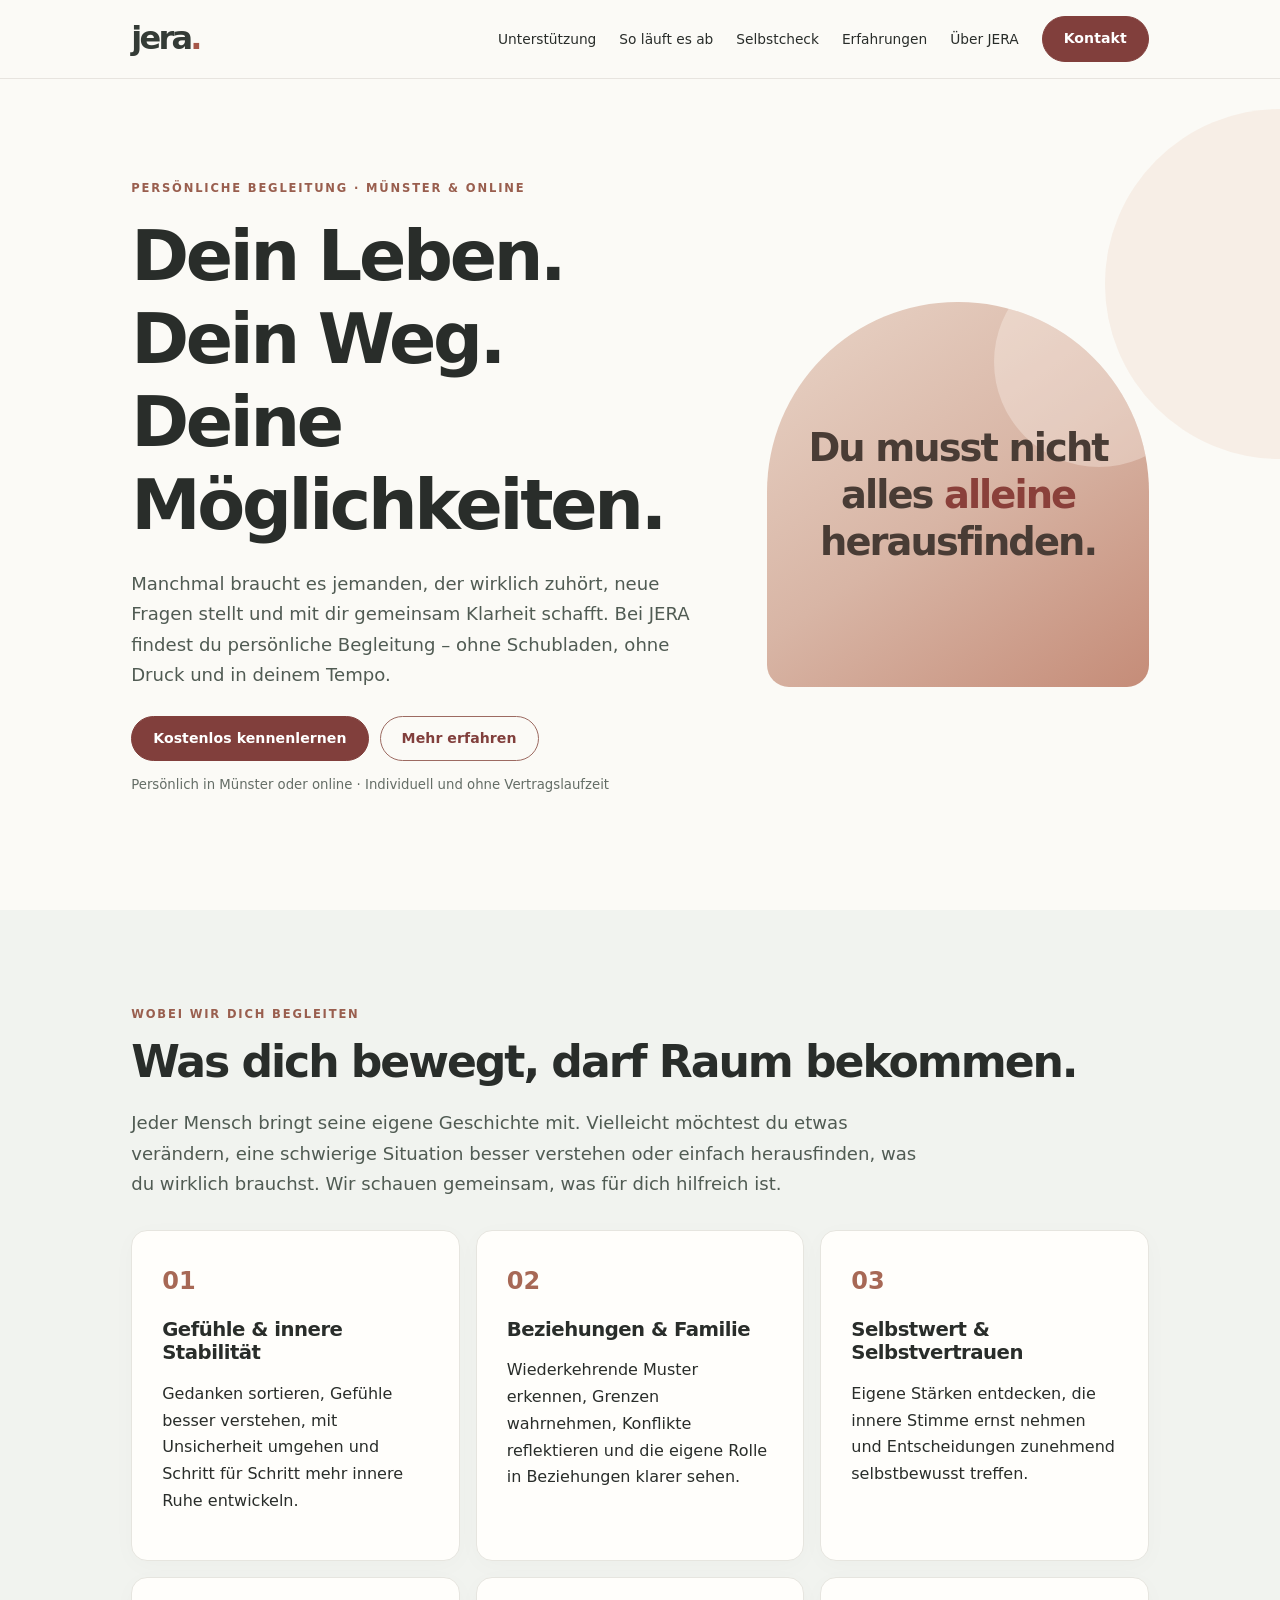
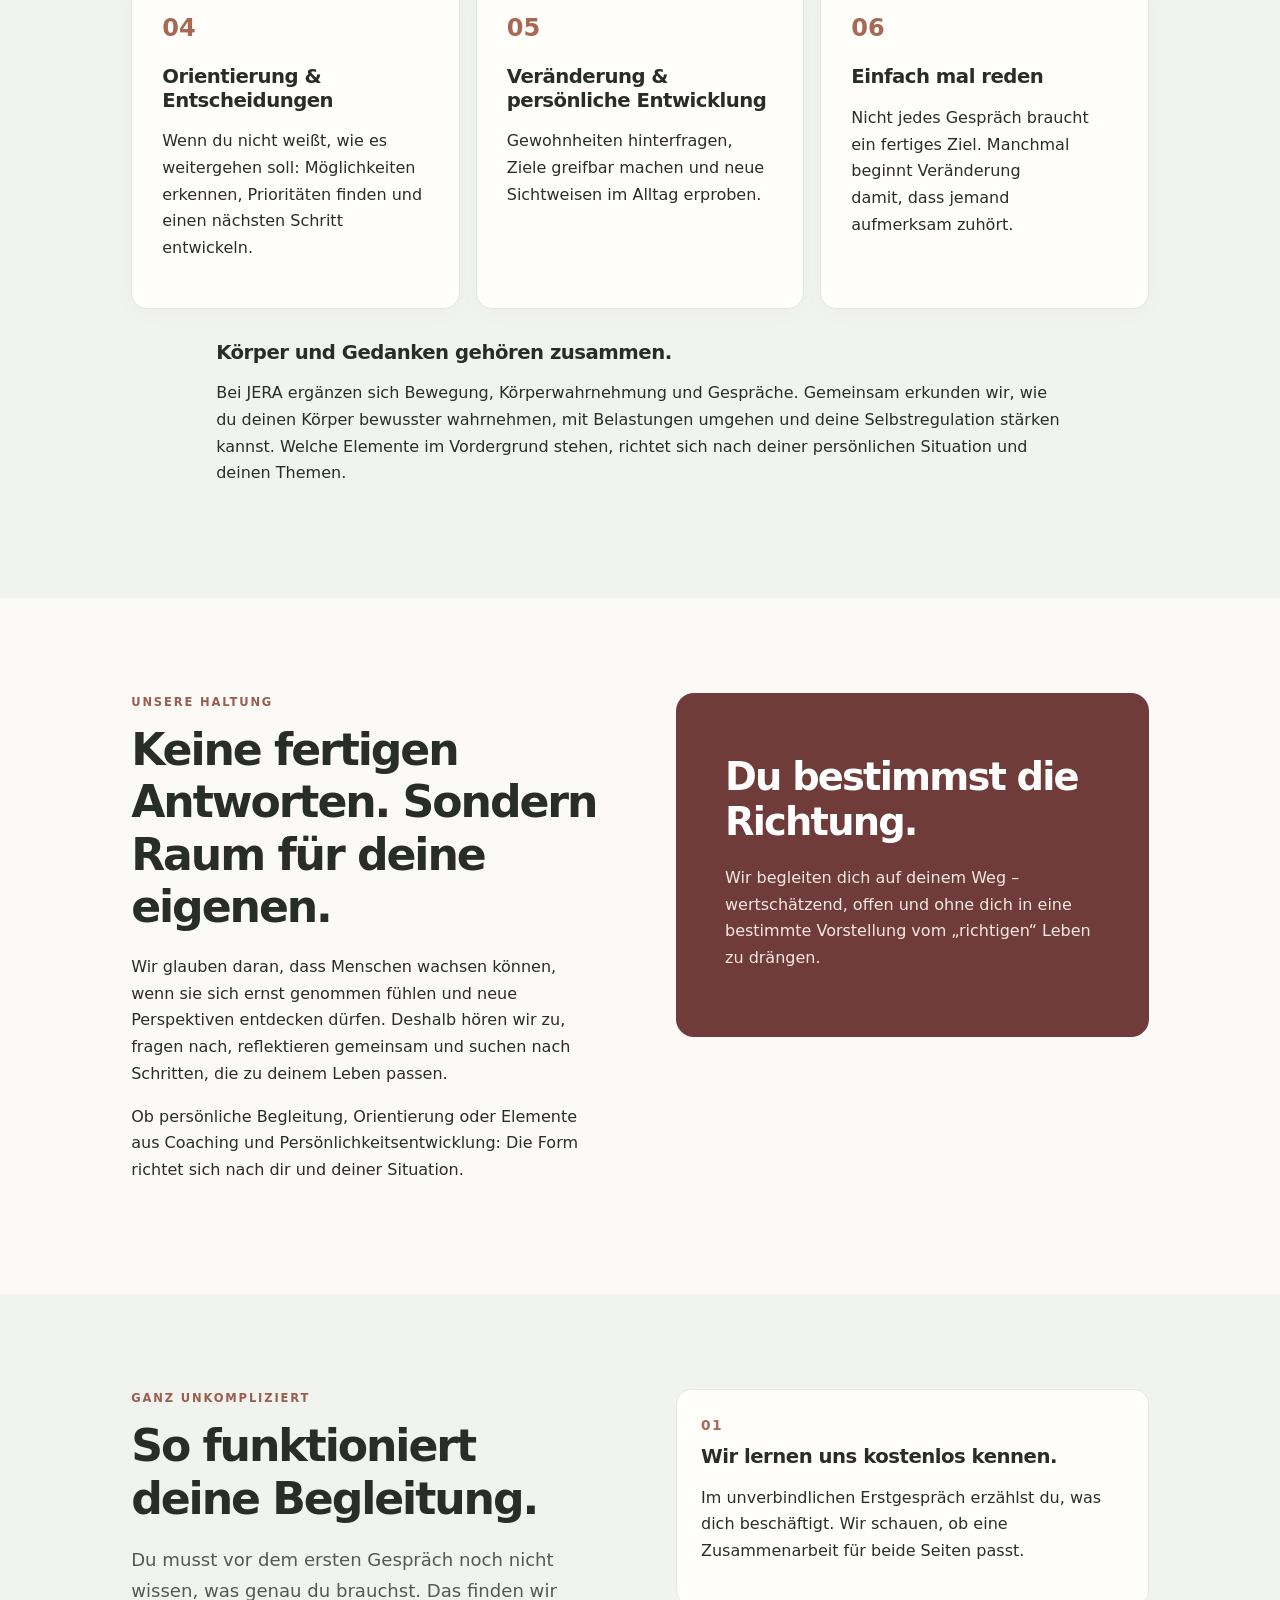
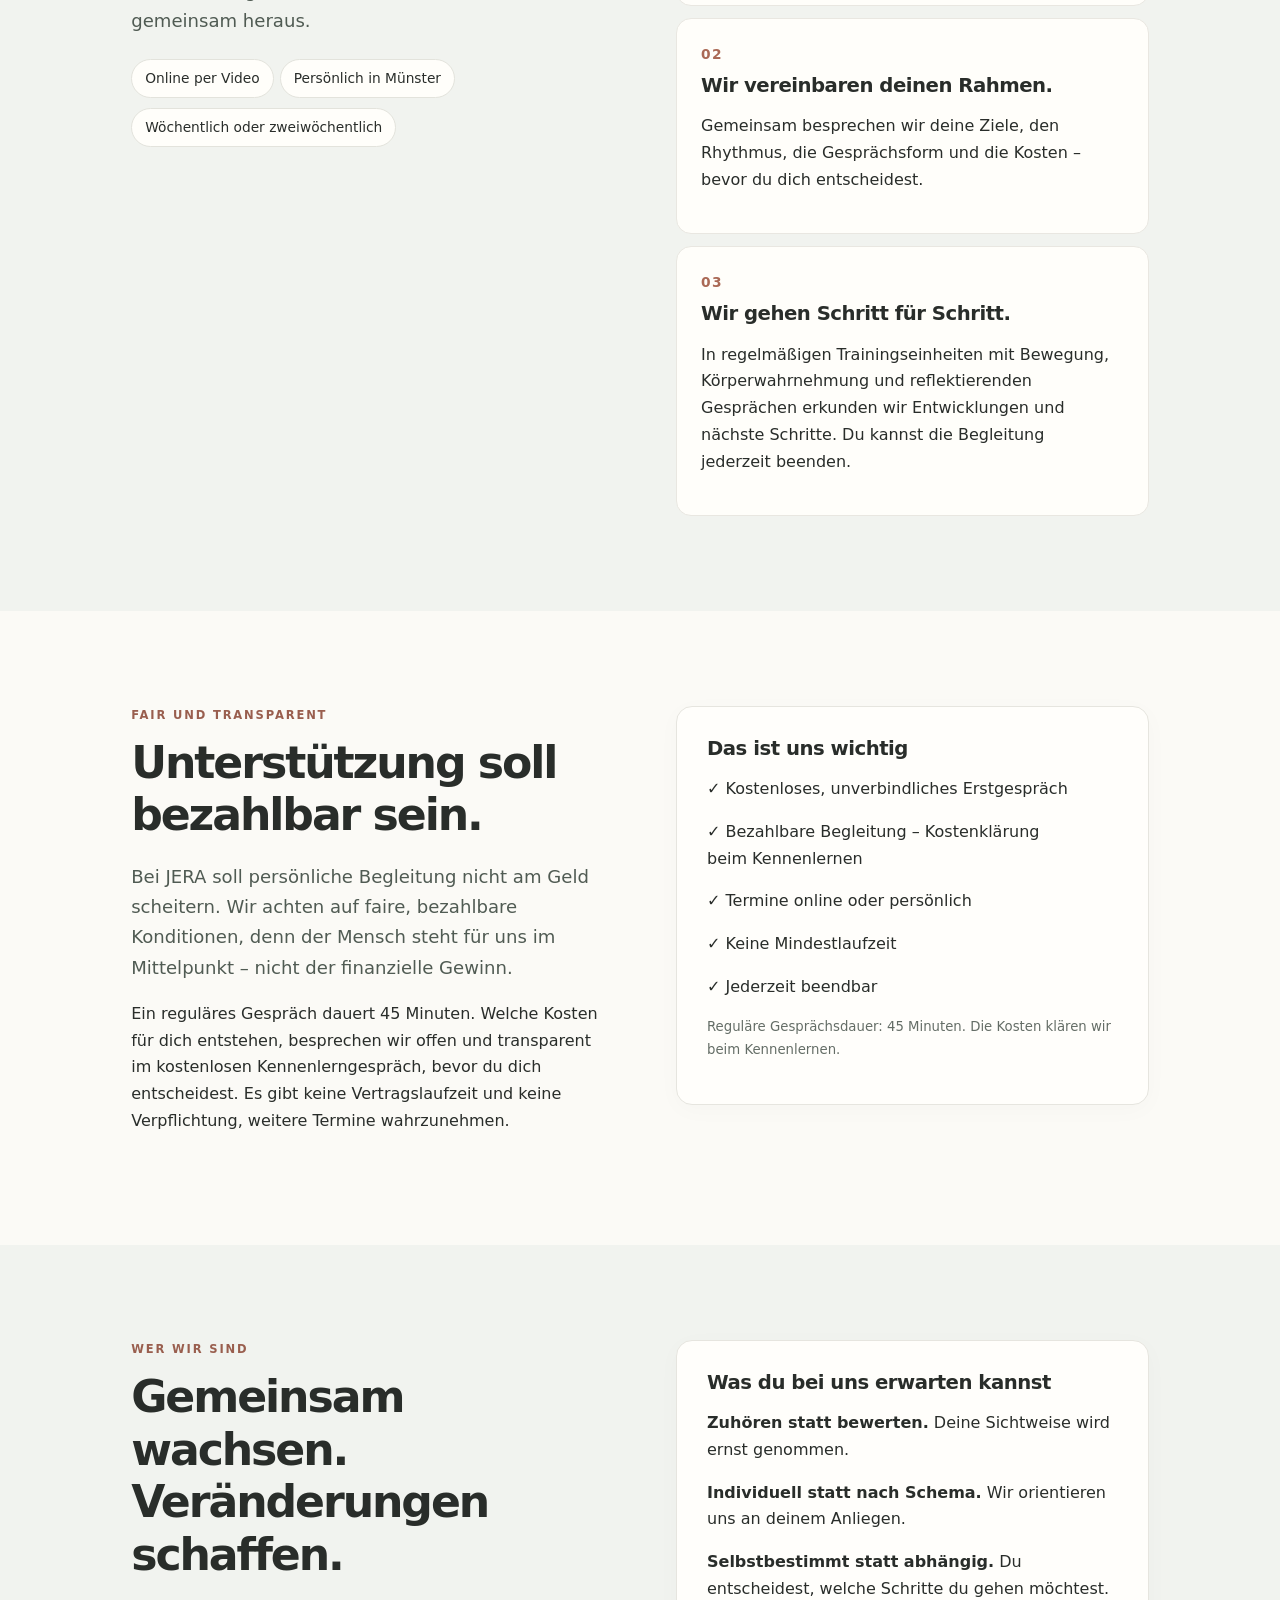
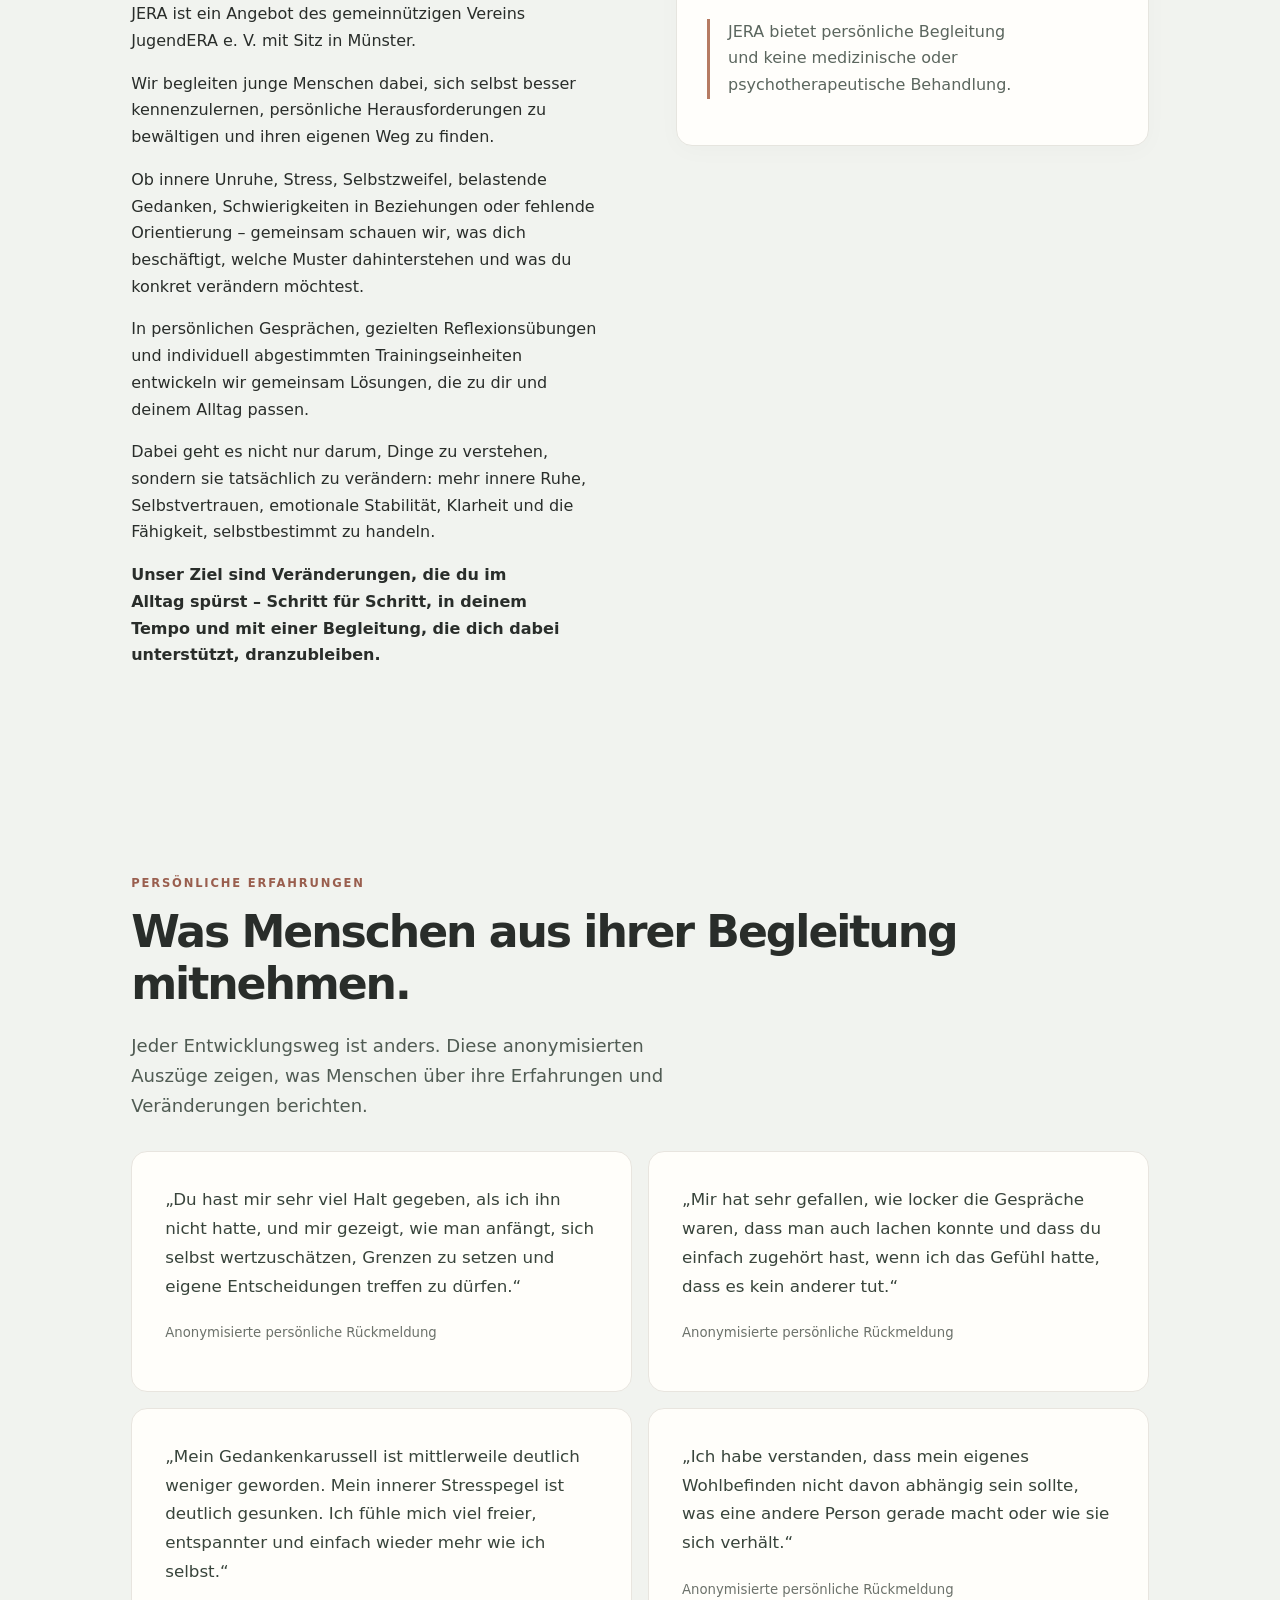
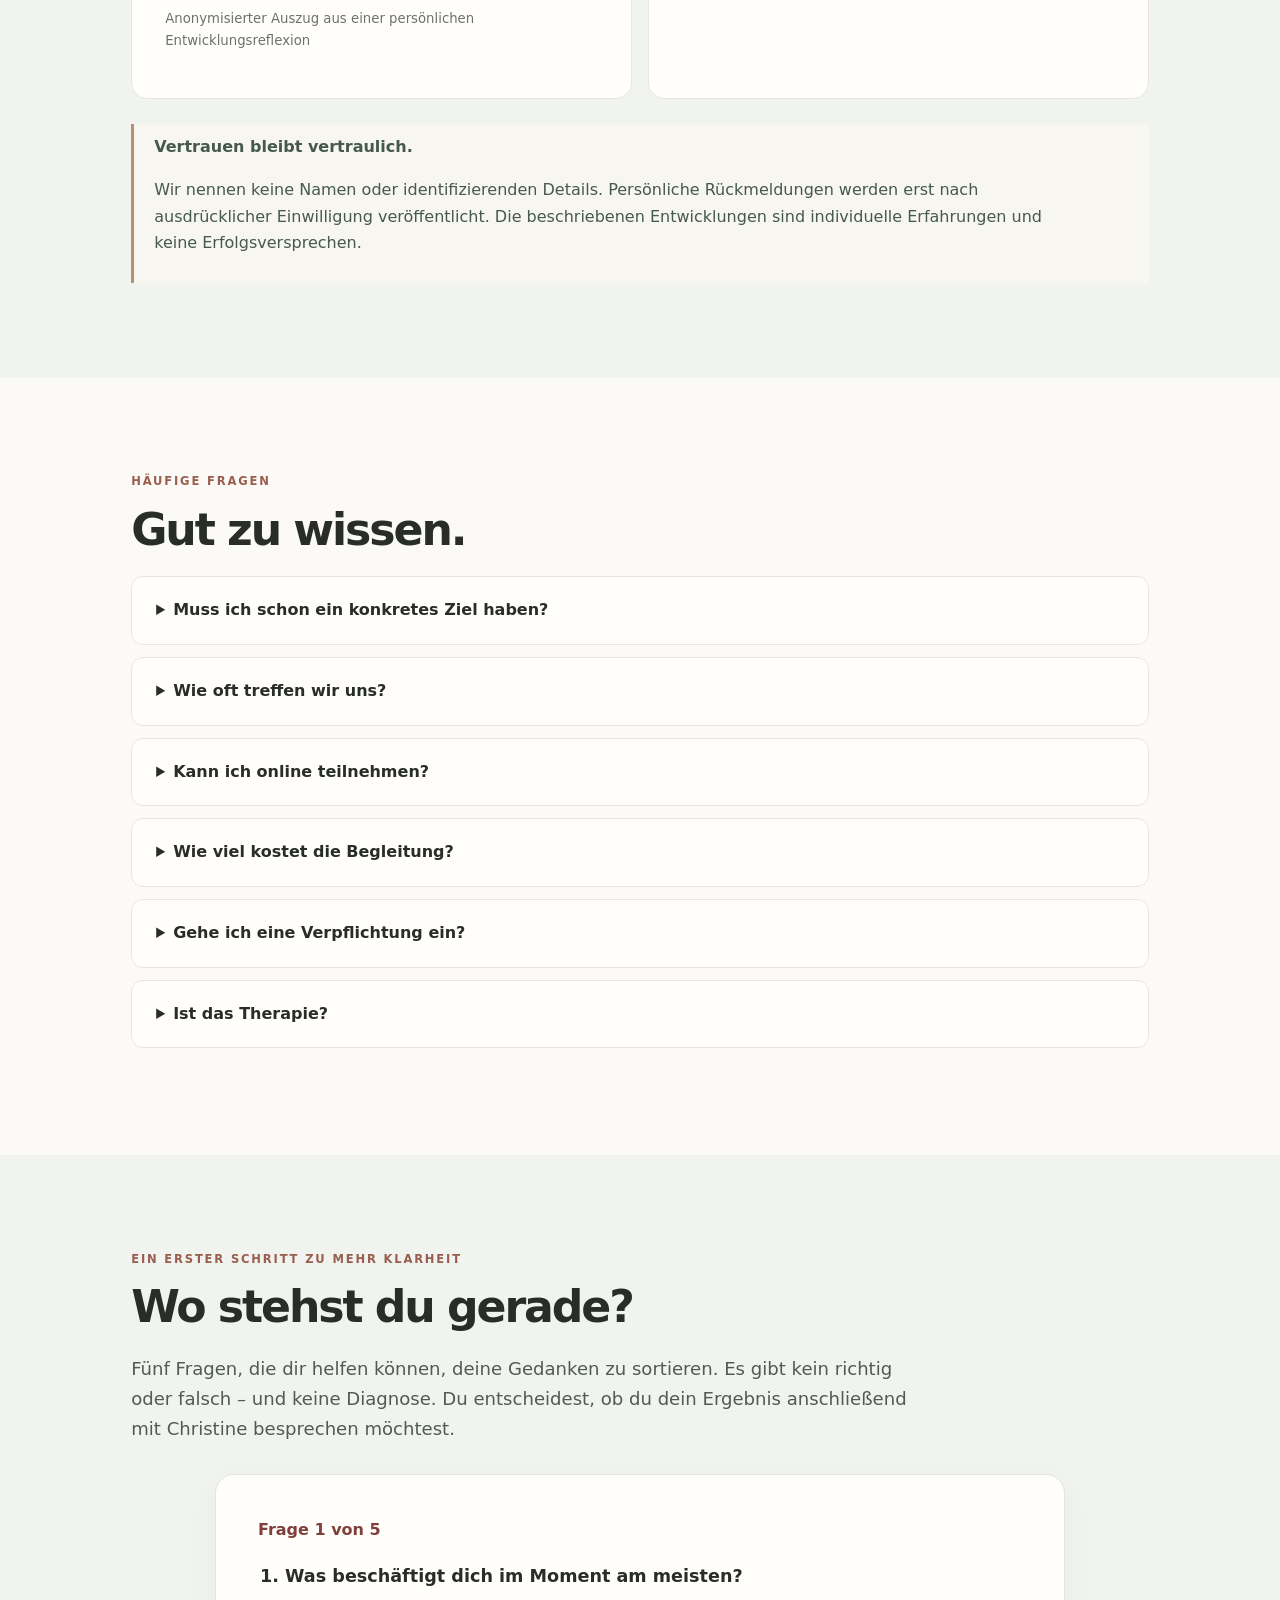
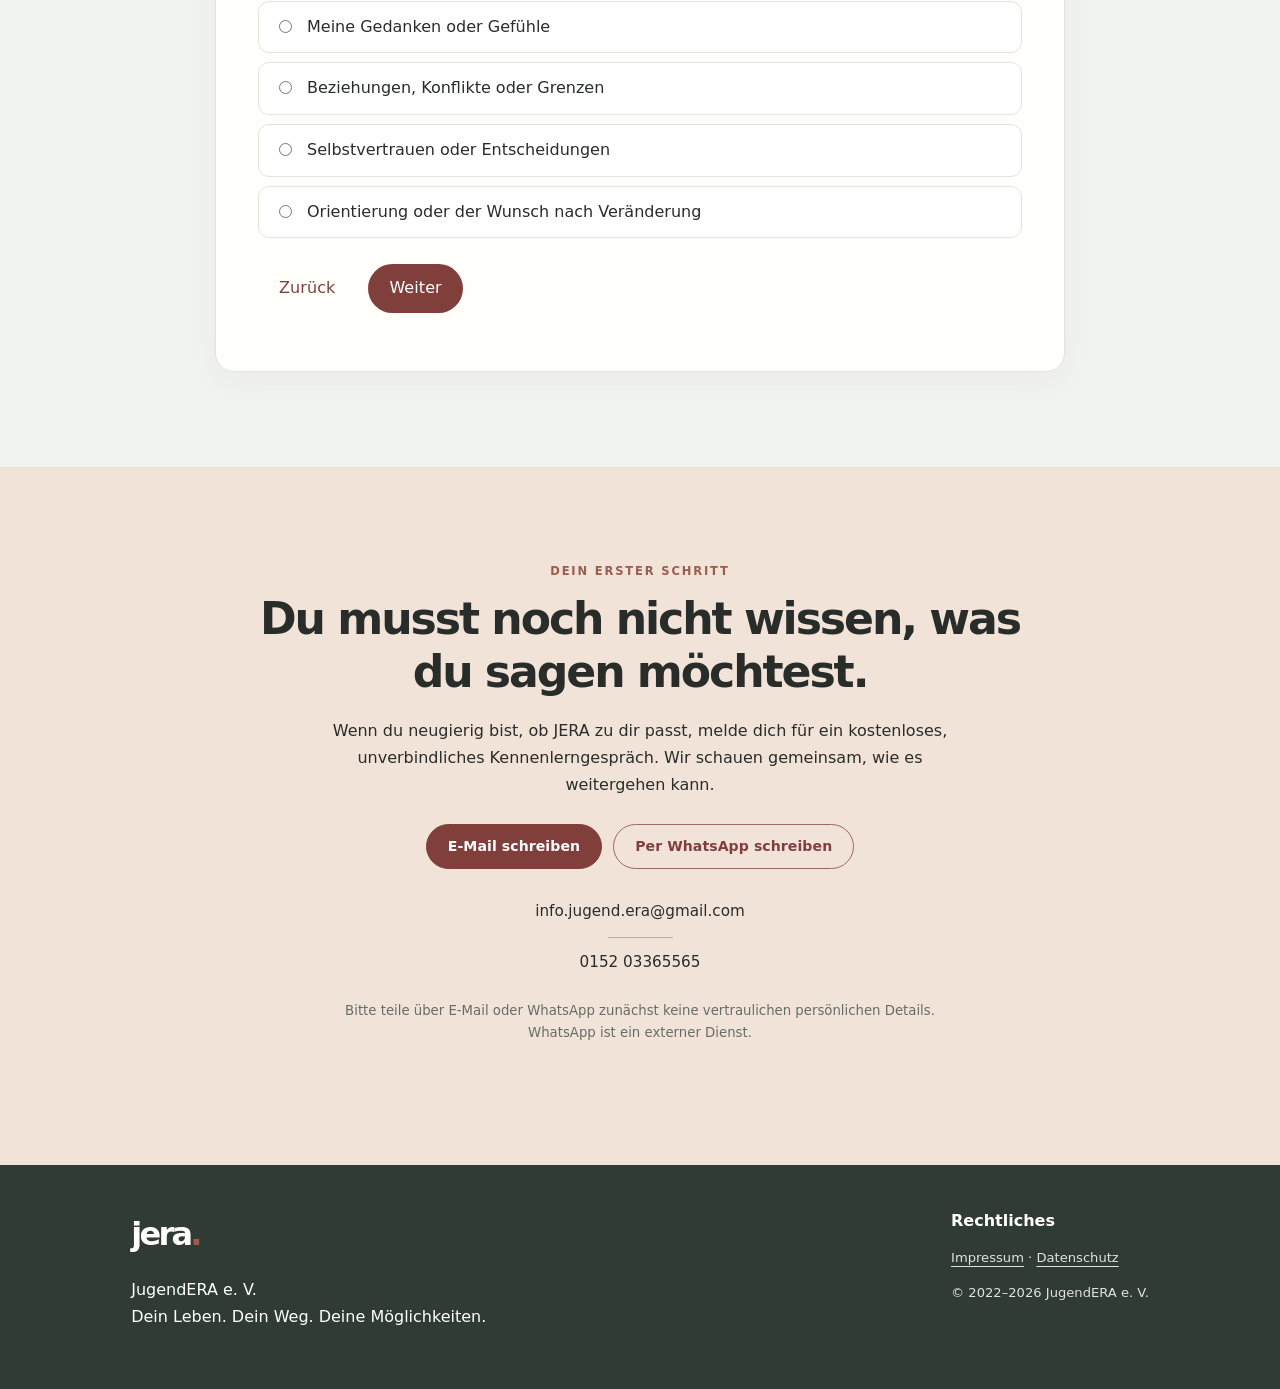
<file: index.html>
<!DOCTYPE html>
<html lang="de"><head><link rel="icon" type="image/png" href="/favicon.png"><meta charset="utf-8"/><meta content="width=device-width, initial-scale=1" name="viewport"/><meta content="JERA – JERA: Informationen zu persönlicher Begleitung und Orientierung. Kostenloses Kennenlerngespräch, faire Kosten und keine Vertragslaufzeit." name="description"/>
<title>Persönliche Begleitung & Persönlichkeitsentwicklung Münster | JERA</title>

<meta name="description" content="Persönliche Begleitung in Münster und online. Selbstvertrauen stärken, mit Stress und innerer Unruhe umgehen, Klarheit gewinnen. JERA kostenlos kennenlernen.">

<link rel="canonical" href="https://www.be-jera.org/">

<meta name="robots" content="index, follow">

<meta property="og:type" content="website">
<meta property="og:locale" content="de_DE">
<meta property="og:site_name" content="JERA – JugendERA e. V.">
<meta property="og:title" content="Persönliche Begleitung & Persönlichkeitsentwicklung | JERA">
<meta property="og:description" content="Mehr innere Ruhe, Selbstvertrauen und Klarheit entwickeln. Persönliche Begleitung in Münster und online.">
<meta property="og:url" content="https://www.be-jera.org/">
</title><style>
:root{--ink:#26372f;--green:#2f594b;--sage:#e6eee6;--cream:#faf7f0;--peach:#f1d7c6;--muted:#5e6c63}*{box-sizing:border-box}html{scroll-behavior:smooth}body{margin:0;font-family:system-ui,-apple-system,BlinkMacSystemFont,'Segoe UI',sans-serif;color:var(--ink);background:var(--cream);line-height:1.65}a{color:inherit}a:focus-visible,button:focus-visible{outline:3px solid #b16a4b;outline-offset:3px}.wrap{max-width:1120px;margin:auto;padding:0 25px}.top{position:sticky;top:0;background:rgba(250,247,240,.96);border-bottom:1px solid #dfe4db;z-index:10;backdrop-filter:blur(12px)}.nav{display:flex;justify-content:space-between;align-items:center;gap:25px;min-height:80px}.logo{font-size:2.15rem;font-weight:850;letter-spacing:-.09em;color:var(--green);text-decoration:none}.logo span{color:#c07859}.links{display:flex;gap:23px;align-items:center;font-size:.92rem}.links a{text-decoration:none}.links a:hover{text-decoration:underline}.button{display:inline-block;background:var(--green);color:white!important;padding:13px 23px;border-radius:100px;text-decoration:none!important;font-weight:650}.button:hover{background:#213f36}.outline{background:transparent;border:1px solid var(--green);color:var(--green)!important}.hero{padding:92px 0 96px;position:relative;overflow:hidden}.hero:after{content:'';position:absolute;width:450px;height:450px;border-radius:50%;background:var(--peach);opacity:.45;right:-160px;top:25px;z-index:-1}.hero-inner{display:grid;grid-template-columns:1.2fr .8fr;gap:60px;align-items:center}.eyebrow{text-transform:uppercase;letter-spacing:.18em;color:#9d654d;font-size:.78rem;font-weight:800}h1,h2,h3{line-height:1.16;letter-spacing:-.045em}h1{font-size:clamp(3.2rem,6vw,5.8rem);margin:18px 0 26px}h2{font-size:clamp(2.3rem,4vw,3.5rem);margin:12px 0 20px}h3{font-size:1.35rem;margin:0 0 12px}.lead{font-size:1.23rem;max-width:650px;color:#45594e}.hero-art{min-height:420px;border-radius:210px 210px 26px 26px;background:linear-gradient(145deg,#d4e1d4,#a9c5b6);display:flex;align-items:center;justify-content:center;position:relative;overflow:hidden}.hero-art:before{content:'';width:250px;height:250px;background:#faf7f0;opacity:.6;border-radius:50%;position:absolute;right:-55px;top:-45px}.hero-art p{position:relative;font-size:clamp(2rem,4vw,3.2rem);font-weight:750;line-height:1.2;text-align:center;color:#284a3c;padding:35px}.hero-art i{font-style:normal;color:#9b654b}.actions{display:flex;flex-wrap:wrap;gap:12px;margin-top:30px}.fine{font-size:.86rem;color:var(--muted)}section{padding:85px 0}.soft{background:var(--sage)}.intro{max-width:790px}.grid{display:grid;grid-template-columns:repeat(3,1fr);gap:20px;margin-top:35px}.card{background:#fff;border:1px solid #e4e8df;border-radius:22px;padding:30px}.card .num{font-size:1.8rem;color:#aa755c;margin-bottom:18px}.two{display:grid;grid-template-columns:1fr 1fr;gap:70px;align-items:start}.pill{display:inline-block;background:#fff;border-radius:100px;padding:8px 14px;margin:5px 6px 5px 0;font-size:.9rem}.steps{counter-reset:step;display:grid;gap:16px}.step{padding:24px;background:white;border-radius:20px}.step:before{counter-increment:step;content:'0' counter(step);font-weight:800;color:#a46b51;display:block;margin-bottom:8px}.testimonial-grid{display:grid;grid-template-columns:repeat(2,minmax(0,1fr));gap:20px;margin-top:32px}.testimonial{background:white;border:1px solid #e4e8df;border-radius:22px;padding:32px}.testimonial blockquote{margin:0;color:#354c40;font-size:1.08rem;line-height:1.75}.testimonial .source{font-size:.83rem;color:#69776c;margin-top:22px}.privacy-note{margin-top:25px;border-left:4px solid #9b765c;padding:10px 20px;color:#45594e;background:#f2eee7}.quote{background:var(--green);color:white;border-radius:26px;padding:50px}.quote h2{color:white}.quote p{color:#e5efe8}.price{font-size:1.55rem;font-weight:800;color:var(--green)}details{background:white;padding:22px 25px;border-radius:14px;margin:12px 0}summary{cursor:pointer;font-weight:700}footer{background:#243d33;color:#fff;padding:45px 0}footer .foot{display:flex;justify-content:space-between;gap:30px;flex-wrap:wrap}footer a{color:#fff}.legal{font-size:.82rem;opacity:.85}.note{border-left:4px solid #bb896e;padding-left:18px;color:#5b665e}.cta{padding:75px 0;background:#efdccf;text-align:center}.cta p{max-width:650px;margin:0 auto 25px}@media(max-width:850px){.testimonial-grid{grid-template-columns:1fr}.links{gap:12px;flex-wrap:wrap;justify-content:flex-end}.links a{font-size:.85rem}.hero-inner,.two{grid-template-columns:1fr}.hero-art{min-height:250px;border-radius:26px}.grid{grid-template-columns:1fr 1fr}.hero{padding:55px 0}}@media(max-width:600px){.nav{align-items:flex-start;flex-direction:column;padding-top:12px;padding-bottom:15px;gap:3px}.links{justify-content:flex-start}.links a{font-size:.79rem}.links .button{padding:8px 13px}.grid{grid-template-columns:1fr}section{padding:62px 0}h1{font-size:3rem}.hero-art{min-height:210px}.quote{padding:30px}}

.quiz-shell{max-width:850px;margin:30px auto 0;background:white;border:1px solid #dfe6dc;border-radius:24px;padding:clamp(20px,4vw,42px)}.quiz-group{border:0;margin:0 0 26px;padding:0}.quiz-group legend{font-size:1.15rem;font-weight:750;margin-bottom:12px;line-height:1.4}.quiz-options{display:grid;gap:9px}.quiz-options label{display:flex;align-items:flex-start;gap:12px;padding:12px 15px;border:1px solid #dfe5dc;border-radius:12px;cursor:pointer}.quiz-options label:has(input:checked){background:#e6eee6;border-color:#2f594b}.quiz-options input{margin-top:6px;accent-color:#2f594b}.quiz-results{background:#e6eee6;border-radius:18px;padding:25px;margin-top:22px}.quiz-results[hidden],.quiz-step[hidden]{display:none}.quiz-actions{display:flex;gap:12px;flex-wrap:wrap}.quiz-actions button{border:0;cursor:pointer;font:inherit}.quiz-hint{font-size:.9rem;color:#53695b}.quiz-progress{font-weight:700;color:#2f594b;margin-bottom:20px}.quiz-consent{display:flex;gap:12px;align-items:flex-start;margin:20px 0}.quiz-consent input{margin-top:7px}.quiz-field{display:grid;gap:6px;margin:14px 0}.quiz-field input{font:inherit;padding:12px;border:1px solid #9baea2;border-radius:10px;width:100%}.quiz-error{color:#9b3427;font-weight:650}.quiz-shell button:disabled{opacity:.5;cursor:not-allowed}

</style>
<link rel="stylesheet" href="jera-design.css"/>
</head>
<body><header class="top"><div class="wrap nav"><a aria-label="JERA Startseite" class="logo" href="#start">jera<span>.</span></a><nav aria-label="Hauptnavigation" class="links"><a href="#unterstuetzung">Unterstützung</a><a href="#ablauf">So läuft es ab</a><a href="#fragebogen">Selbstcheck</a><a href="#erfahrungen">Erfahrungen</a><a href="#verein">Über JERA</a><a class="button" href="#kontakt">Kontakt</a></nav></div></header><main><section class="hero" id="start"><div class="wrap hero-inner"><div><div class="eyebrow">Persönliche Begleitung · Münster &amp; online</div><h1>Dein Leben.<br/>Dein Weg.<br/>Deine Möglichkeiten.</h1><p class="lead">Manchmal braucht es jemanden, der wirklich zuhört, neue Fragen stellt und mit dir gemeinsam Klarheit schafft. Bei JERA findest du persönliche Begleitung – ohne Schubladen, ohne Druck und in deinem Tempo.</p><div class="actions"><a class="button" href="#kontakt">Kostenlos kennenlernen</a><a class="button outline" href="#unterstuetzung">Mehr erfahren</a></div><p class="fine">Persönlich in Münster oder online · Individuell und ohne Vertragslaufzeit</p></div><div aria-label="Illustrative Farbfläche mit Botschaft" class="hero-art"><p>Du musst nicht alles <i>alleine</i> herausfinden.</p></div></div></section>
<section class="soft" id="unterstuetzung"><div class="wrap"><div class="eyebrow">Wobei wir dich begleiten</div><h2>Was dich bewegt, darf Raum bekommen.</h2><p class="intro lead">Jeder Mensch bringt seine eigene Geschichte mit. Vielleicht möchtest du etwas verändern, eine schwierige Situation besser verstehen oder einfach herausfinden, was du wirklich brauchst. Wir schauen gemeinsam, was für dich hilfreich ist.</p><div class="grid"><article class="card"><div class="num">01</div><h3>Gefühle &amp; innere Stabilität</h3><p>Gedanken sortieren, Gefühle besser verstehen, mit Unsicherheit umgehen und Schritt für Schritt mehr innere Ruhe entwickeln.</p></article><article class="card"><div class="num">02</div><h3>Beziehungen &amp; Familie</h3><p>Wiederkehrende Muster erkennen, Grenzen wahrnehmen, Konflikte reflektieren und die eigene Rolle in Beziehungen klarer sehen.</p></article><article class="card"><div class="num">03</div><h3>Selbstwert &amp; Selbstvertrauen</h3><p>Eigene Stärken entdecken, die innere Stimme ernst nehmen und Entscheidungen zunehmend selbstbewusst treffen.</p></article><article class="card"><div class="num">04</div><h3>Orientierung &amp; Entscheidungen</h3><p>Wenn du nicht weißt, wie es weitergehen soll: Möglichkeiten erkennen, Prioritäten finden und einen nächsten Schritt entwickeln.</p></article><article class="card"><div class="num">05</div><h3>Veränderung &amp; persönliche Entwicklung</h3><p>Gewohnheiten hinterfragen, Ziele greifbar machen und neue Sichtweisen im Alltag erproben.</p></article><article class="card"><div class="num">06</div><h3>Einfach mal reden</h3><p>Nicht jedes Gespräch braucht ein fertiges Ziel. Manchmal beginnt Veränderung damit, dass jemand aufmerksam zuhört.</p></article></div></div><div class="wrap" style="margin-top:2rem;max-width:950px"><h3>Körper und Gedanken gehören zusammen.</h3><p>Bei JERA ergänzen sich Bewegung, Körperwahrnehmung und Gespräche. Gemeinsam erkunden wir, wie du deinen Körper bewusster wahrnehmen, mit Belastungen umgehen und deine Selbstregulation stärken kannst. Welche Elemente im Vordergrund stehen, richtet sich nach deiner persönlichen Situation und deinen Themen.</p></div></section>
<section><div class="wrap two"><div><div class="eyebrow">Unsere Haltung</div><h2>Keine fertigen Antworten. Sondern Raum für deine eigenen.</h2><p>Wir glauben daran, dass Menschen wachsen können, wenn sie sich ernst genommen fühlen und neue Perspektiven entdecken dürfen. Deshalb hören wir zu, fragen nach, reflektieren gemeinsam und suchen nach Schritten, die zu deinem Leben passen.</p><p>Ob persönliche Begleitung, Orientierung oder Elemente aus Coaching und Persönlichkeitsentwicklung: Die Form richtet sich nach dir und deiner Situation.</p></div><div class="quote"><h2>Du bestimmst die Richtung.</h2><p>Wir begleiten dich auf deinem Weg – wertschätzend, offen und ohne dich in eine bestimmte Vorstellung vom „richtigen“ Leben zu drängen.</p></div></div></section>
<section class="soft" id="ablauf"><div class="wrap two"><div><div class="eyebrow">Ganz unkompliziert</div><h2>So funktioniert deine Begleitung.</h2><p class="lead">Du musst vor dem ersten Gespräch noch nicht wissen, was genau du brauchst. Das finden wir gemeinsam heraus.</p><div><span class="pill">Online per Video</span><span class="pill">Persönlich in Münster</span><span class="pill">Wöchentlich oder zweiwöchentlich</span></div></div><div class="steps"><div class="step"><h3>Wir lernen uns kostenlos kennen.</h3><p>Im unverbindlichen Erstgespräch erzählst du, was dich beschäftigt. Wir schauen, ob eine Zusammenarbeit für beide Seiten passt.</p></div><div class="step"><h3>Wir vereinbaren deinen Rahmen.</h3><p>Gemeinsam besprechen wir deine Ziele, den Rhythmus, die Gesprächsform und die Kosten – bevor du dich entscheidest.</p></div><div class="step"><h3>Wir gehen Schritt für Schritt.</h3><p>In regelmäßigen Trainingseinheiten mit Bewegung, Körperwahrnehmung und reflektierenden Gesprächen erkunden wir Entwicklungen und nächste Schritte. Du kannst die Begleitung jederzeit beenden.</p></div></div></div></section>
<section id="kosten"><div class="wrap two"><div><div class="eyebrow">Fair und transparent</div><h2>Unterstützung soll bezahlbar sein.</h2><p class="lead">Bei JERA soll persönliche Begleitung nicht am Geld scheitern. Wir achten auf faire, bezahlbare Konditionen, denn der Mensch steht für uns im Mittelpunkt – nicht der finanzielle Gewinn.</p><p>Ein reguläres Gespräch dauert 45 Minuten. Welche Kosten für dich entstehen, besprechen wir offen und transparent im kostenlosen Kennenlerngespräch, bevor du dich entscheidest. Es gibt keine Vertragslaufzeit und keine Verpflichtung, weitere Termine wahrzunehmen.</p></div><div class="card"><h3>Das ist uns wichtig</h3><p>✓ Kostenloses, unverbindliches Erstgespräch</p><p>✓ Bezahlbare Begleitung – Kostenklärung beim Kennenlernen</p><p>✓ Termine online oder persönlich</p><p>✓ Keine Mindestlaufzeit</p><p>✓ Jederzeit beendbar</p><p class="fine">Reguläre Gesprächsdauer: 45 Minuten. Die Kosten klären wir beim Kennenlernen.</p></div></div></section>

<section class="soft" id="verein">
  <div class="wrap two">
    <div>
      <div class="eyebrow">Wer wir sind</div>
      <h2>Gemeinsam wachsen. Veränderungen schaffen.</h2>

      <p>JERA ist ein Angebot des gemeinnützigen Vereins JugendERA e. V. mit Sitz in Münster.</p>

      <p>Wir begleiten junge Menschen dabei, sich selbst besser kennenzulernen, persönliche Herausforderungen zu bewältigen und ihren eigenen Weg zu finden.</p>

      <p>Ob innere Unruhe, Stress, Selbstzweifel, belastende Gedanken, Schwierigkeiten in Beziehungen oder fehlende Orientierung – gemeinsam schauen wir, was dich beschäftigt, welche Muster dahinterstehen und was du konkret verändern möchtest.</p>

      <p>In persönlichen Gesprächen, gezielten Reflexionsübungen und individuell abgestimmten Trainingseinheiten entwickeln wir gemeinsam Lösungen, die zu dir und deinem Alltag passen.</p>

      <p>Dabei geht es nicht nur darum, Dinge zu verstehen, sondern sie tatsächlich zu verändern: mehr innere Ruhe, Selbstvertrauen, emotionale Stabilität, Klarheit und die Fähigkeit, selbstbestimmt zu handeln.</p>

      <p><strong>Unser Ziel sind Veränderungen, die du im Alltag spürst – Schritt für Schritt, in deinem Tempo und mit einer Begleitung, die dich dabei unterstützt, dranzubleiben.</strong></p>
    </div>

    <div class="card">
      <h3>Was du bei uns erwarten kannst</h3>

      <p><strong>Zuhören statt bewerten.</strong> Deine Sichtweise wird ernst genommen.</p>

      <p><strong>Individuell statt nach Schema.</strong> Wir orientieren uns an deinem Anliegen.</p>

      <p><strong>Selbstbestimmt statt abhängig.</strong> Du entscheidest, welche Schritte du gehen möchtest.</p>

      <p class="note">JERA bietet persönliche Begleitung und keine medizinische oder psychotherapeutische Behandlung.</p>
    </div>
  </div>
</section>
<section class="soft" id="erfahrungen"><div class="wrap"><div class="eyebrow">Persönliche Erfahrungen</div><h2>Was Menschen aus ihrer Begleitung mitnehmen.</h2><p class="lead">Jeder Entwicklungsweg ist anders. Diese anonymisierten Auszüge zeigen, was Menschen über ihre Erfahrungen und Veränderungen berichten.</p><div class="testimonial-grid"><article class="testimonial"><blockquote>„Du hast mir sehr viel Halt gegeben, als ich ihn nicht hatte, und mir gezeigt, wie man anfängt, sich selbst wertzuschätzen, Grenzen zu setzen und eigene Entscheidungen treffen zu dürfen.“</blockquote><p class="source">Anonymisierte persönliche Rückmeldung</p></article><article class="testimonial"><blockquote>„Mir hat sehr gefallen, wie locker die Gespräche waren, dass man auch lachen konnte und dass du einfach zugehört hast, wenn ich das Gefühl hatte, dass es kein anderer tut.“</blockquote><p class="source">Anonymisierte persönliche Rückmeldung</p></article><article class="testimonial"><blockquote>„Mein Gedankenkarussell ist mittlerweile deutlich weniger geworden. Mein innerer Stresspegel ist deutlich gesunken. Ich fühle mich viel freier, entspannter und einfach wieder mehr wie ich selbst.“</blockquote><p class="source">Anonymisierter Auszug aus einer persönlichen Entwicklungsreflexion</p></article><article class="testimonial"><blockquote>„Ich habe verstanden, dass mein eigenes Wohlbefinden nicht davon abhängig sein sollte, was eine andere Person gerade macht oder wie sie sich verhält.“</blockquote><p class="source">Anonymisierte persönliche Rückmeldung</p></article></div><div class="privacy-note"><strong>Vertrauen bleibt vertraulich.</strong><p>Wir nennen keine Namen oder identifizierenden Details. Persönliche Rückmeldungen werden erst nach ausdrücklicher Einwilligung veröffentlicht. Die beschriebenen Entwicklungen sind individuelle Erfahrungen und keine Erfolgsversprechen.</p></div></div></section><section><div class="wrap"><div class="eyebrow">Häufige Fragen</div><h2>Gut zu wissen.</h2><details><summary>Muss ich schon ein konkretes Ziel haben?</summary><p>Nein. Es reicht, wenn du ein Thema mitbringst, das dich beschäftigt. Im Erstgespräch können wir gemeinsam herausfinden, was du dir von der Begleitung wünschst.</p></details><details><summary>Wie oft treffen wir uns?</summary><p>Je nach Bedarf wöchentlich oder alle zwei Wochen. Den Rhythmus besprechen wir gemeinsam.</p></details><details><summary>Kann ich online teilnehmen?</summary><p>Ja. Die Gespräche können online per Video oder nach Vereinbarung persönlich in Münster stattfinden.</p></details><details><summary>Wie viel kostet die Begleitung?</summary><p>Ein regulärer Termin dauert 45 Minuten. Was deine Begleitung kostet, besprechen wir offen im kostenlosen Kennenlerngespräch. Unser Ziel sind faire, bezahlbare Konditionen.</p></details><details><summary>Gehe ich eine Verpflichtung ein?</summary><p>Nein. Es gibt keine Vertragslaufzeit. Du kannst die Begleitung jederzeit beenden.</p></details><details><summary>Ist das Therapie?</summary><p>Nein. JERA bietet persönliche Begleitung, Orientierung und Unterstützung bei Entwicklungsprozessen. Das Angebot ersetzt keine medizinische oder psychotherapeutische Behandlung.</p></details></div></section>
<section class="soft" id="fragebogen"><div class="wrap"><div class="eyebrow">Ein erster Schritt zu mehr Klarheit</div><h2>Wo stehst du gerade?</h2><p class="intro lead">Fünf Fragen, die dir helfen können, deine Gedanken zu sortieren. Es gibt kein richtig oder falsch – und keine Diagnose. Du entscheidest, ob du dein Ergebnis anschließend mit Christine besprechen möchtest.</p>
<div class="quiz-shell"><div class="quiz-progress" id="quiz-progress">Frage 1 von 5</div><form action="mailto:info.jugend.era@gmail.com" id="jera-check" method="POST"><input name="_subject" type="hidden" value="JERA – neuer Selbstcheck"/><input name="_captcha" type="hidden" value="true"/><input name="_template" type="hidden" value="table"/><input id="quiz-result-field" name="Ergebnis" type="hidden"/><input name="_next" type="hidden" value="https://www.be-jera.org/danke.html"/>
<div class="quiz-step" data-step="0"><fieldset class="quiz-group"><legend>1. Was beschäftigt dich im Moment am meisten?</legend><div class="quiz-options"><label><input name="Aktuelles Thema" required="" type="radio" value="Gedanken und Gefühle"/>Meine Gedanken oder Gefühle</label><label><input name="Aktuelles Thema" type="radio" value="Beziehungen und Grenzen"/>Beziehungen, Konflikte oder Grenzen</label><label><input name="Aktuelles Thema" type="radio" value="Selbstvertrauen und Entscheidungen"/>Selbstvertrauen oder Entscheidungen</label><label><input name="Aktuelles Thema" type="radio" value="Orientierung und Veränderung"/>Orientierung oder der Wunsch nach Veränderung</label></div></fieldset></div>
<div class="quiz-step" data-step="1" hidden=""><fieldset class="quiz-group"><legend>2. Wie gehst du bisher damit um?</legend><div class="quiz-options"><label><input name="Bisheriger Umgang" required="" type="radio" value="Ich denke viel allein darüber nach"/>Ich denke viel allein darüber nach</label><label><input name="Bisheriger Umgang" type="radio" value="Ich spreche manchmal mit anderen"/>Ich spreche manchmal mit anderen darüber</label><label><input name="Bisheriger Umgang" type="radio" value="Ich probiere bereits Veränderungen aus"/>Ich probiere bereits Veränderungen aus</label><label><input name="Bisheriger Umgang" type="radio" value="Ich weiß noch nicht, wo ich anfangen soll"/>Ich weiß noch nicht, wo ich anfangen soll</label></div></fieldset></div>
<div class="quiz-step" data-step="2" hidden=""><fieldset class="quiz-group"><legend>3. Was würde dir aktuell am meisten guttun?</legend><div class="quiz-options"><label><input name="Wunsch" required="" type="radio" value="Gehört und verstanden werden"/>Mich gehört und verstanden fühlen</label><label><input name="Wunsch" type="radio" value="Gedanken ordnen und Klarheit gewinnen"/>Meine Gedanken ordnen und Klarheit gewinnen</label><label><input name="Wunsch" type="radio" value="Grenzen und Bedürfnisse erkennen"/>Meine Grenzen und Bedürfnisse besser erkennen</label><label><input name="Wunsch" type="radio" value="Konkrete nächste Schritte entwickeln"/>Konkrete nächste Schritte entwickeln</label></div></fieldset></div>
<div class="quiz-step" data-step="3" hidden=""><fieldset class="quiz-group"><legend>4. Stell dir vor, in drei Monaten hat sich etwas verbessert. Woran würdest du es zuerst merken?</legend><div class="quiz-options"><label><input name="Erwünschte Veränderung" required="" type="radio" value="Mehr innere Ruhe"/>Ich fühle mich ruhiger und freier</label><label><input name="Erwünschte Veränderung" type="radio" value="Mehr Selbstvertrauen"/>Ich vertraue mir und meinen Entscheidungen mehr</label><label><input name="Erwünschte Veränderung" type="radio" value="Klarere Beziehungen und Grenzen"/>Meine Beziehungen und Grenzen fühlen sich klarer an</label><label><input name="Erwünschte Veränderung" type="radio" value="Mehr Orientierung und Handlungsspielraum"/>Ich weiß besser, was mein nächster Schritt ist</label></div></fieldset></div>
<div class="quiz-step" data-step="4" hidden=""><fieldset class="quiz-group"><legend>5. Welche Form von Unterstützung könnte zu dir passen?</legend><div class="quiz-options"><label><input name="Unterstützungswunsch" required="" type="radio" value="Ein einmaliges Orientierungsgespräch"/>Ein Gespräch, um meine Situation zu sortieren</label><label><input name="Unterstützungswunsch" type="radio" value="Regelmäßige persönliche Begleitung"/>Regelmäßige Gespräche, um dranzubleiben</label><label><input name="Unterstützungswunsch" type="radio" value="Ich möchte es erst einmal für mich reflektieren"/>Ich möchte es erst einmal für mich reflektieren</label><label><input name="Unterstützungswunsch" type="radio" value="Ich bin noch unsicher"/>Ich bin noch unsicher</label></div></fieldset></div>
<div class="quiz-actions" id="quiz-navigation"><button class="button outline" hidden="" id="quiz-back" type="button">Zurück</button><button class="button" id="quiz-next" type="button">Weiter</button></div><p aria-live="polite" class="quiz-error" id="quiz-error" role="alert"></p>
<div aria-live="polite" class="quiz-results" hidden="" id="quiz-results"><h3>Dein persönlicher Überblick</h3><p id="quiz-summary"></p><p>Vielleicht ist ein kostenloses Kennenlerngespräch ein guter nächster Schritt. Es ist genauso in Ordnung, wenn du dir erst einmal Zeit für deine Gedanken nehmen möchtest.</p><p class="quiz-hint">Deine Antworten bleiben zunächst nur in deinem Browser. Nur wenn du dich ausdrücklich dafür entscheidest, kannst du deine Antworten über dein eigenes E-Mail-Programm an JERA senden. Die Übermittlung ist freiwillig und nicht Voraussetzung für die Anzeige deines Ergebnisses.</p>
<div class="quiz-field"><label for="quiz-name">Dein Name (freiwillig)</label><input autocomplete="name" id="quiz-name" name="Name" placeholder="Wie dürfen wir dich ansprechen?"/></div><div class="quiz-field"><label for="quiz-email">Deine E-Mail-Adresse (freiwillig, für eine Antwort erforderlich)</label><input autocomplete="email" id="quiz-email" name="E-Mail" placeholder="du@beispiel.de" type="email"/></div>
<label class="quiz-consent"><input id="quiz-consent" required="" type="checkbox"/><span>Ich möchte meine Antworten freiwillig per E-Mail an JERA übermitteln. Ich habe die <a href="datenschutz.html" rel="noopener" target="_blank">Datenschutzhinweise</a> gelesen. Mein E-Mail-Programm wird zum Versand geöffnet; ohne das tatsächliche Absenden der E-Mail werden meine Antworten nicht an JERA geschickt.</span></label><button class="button" type="submit">E-Mail mit Antworten vorbereiten</button><p class="quiz-hint">Du musst keinen Termin vereinbaren. Für ein kostenloses Kennenlernen kannst du dich unabhängig davon auch direkt per <a href="mailto:info.jugend.era@gmail.com">E-Mail</a> melden.</p></div></form></div></div></section>
<section class="cta" id="kontakt"><div class="wrap"><div class="eyebrow">Dein erster Schritt</div><h2>Du musst noch nicht wissen, was du sagen möchtest.</h2><p>Wenn du neugierig bist, ob JERA zu dir passt, melde dich für ein kostenloses, unverbindliches Kennenlerngespräch. Wir schauen gemeinsam, wie es weitergehen kann.</p><p></p><div class="actions" style="justify-content:center"><a class="button" href="mailto:info.jugend.era@gmail.com?subject=JERA%20%E2%80%93%20Kennenlerngespr%C3%A4ch">E-Mail schreiben</a><a class="button outline" href="https://wa.me/4915203365565" rel="noopener noreferrer" target="_blank">Per WhatsApp schreiben</a></div>
<div style="margin:30px auto 25px;display:flex;flex-direction:column;align-items:center;gap:12px">
  <a href="mailto:info.jugend.era@gmail.com"
     style="font-size:.95rem;text-decoration:none">
    info.jugend.era@gmail.com
  </a>
  <div style="width:65px;height:1px;background:#c5aa9b"></div>
  <a href="tel:+4915203365565"
     style="font-size:.95rem;text-decoration:none">
    0152 03365565
  </a>
</div>
<p class="fine">Bitte teile über E-Mail oder WhatsApp zunächst keine vertraulichen persönlichen Details. WhatsApp ist ein externer Dienst.</p></div></section></main><footer><div class="wrap foot"><div><div class="logo" style="color:white">jera<span>.</span></div><p>JugendERA e. V.<br/>Dein Leben. Dein Weg. Deine Möglichkeiten.</p></div><div><strong>Rechtliches</strong><p class="legal"><a href="impressum.html">Impressum</a> · <a href="datenschutz.html">Datenschutz</a></p><p class="legal">© 2022–2026 JugendERA e. V.</p></div></div></footer><script>
(()=>{const form=document.getElementById('jera-check'),steps=[...form.querySelectorAll('.quiz-step')],progress=document.getElementById('quiz-progress'),back=document.getElementById('quiz-back'),next=document.getElementById('quiz-next'),error=document.getElementById('quiz-error'),result=document.getElementById('quiz-results');let current=0;const show=()=>{steps.forEach((s,i)=>s.hidden=i!==current);progress.textContent=`Frage ${current+1} von ${steps.length}`;back.hidden=current===0;next.textContent=current===steps.length-1?'Ergebnis ansehen':'Weiter';error.textContent='';};next.addEventListener('click',()=>{const selected=steps[current].querySelector('input:checked');if(!selected){error.textContent='Bitte wähle eine Antwort aus.';return;}if(current<steps.length-1){current++;show();return;}const data=new FormData(form),topic=data.get('Aktuelles Thema'),wish=data.get('Wunsch'),change=data.get('Erwünschte Veränderung'),support=data.get('Unterstützungswunsch');const summary=`Du beschäftigst dich gerade besonders mit ${String(topic).toLowerCase()}. Du wünschst dir ${String(wish).toLowerCase()}. Als positive Veränderung stellst du dir ${String(change).toLowerCase()} vor. Bei der Unterstützung ist dir wichtig: ${String(support).toLowerCase()}. Das ist eine persönliche Reflexion, keine psychologische Einschätzung oder Diagnose.`;document.getElementById('quiz-summary').textContent=summary;document.getElementById('quiz-result-field').value=summary;steps.forEach(s=>s.hidden=true);document.getElementById('quiz-navigation').hidden=true;progress.textContent='Dein Ergebnis';result.hidden=false;result.scrollIntoView({behavior:'smooth',block:'start'});});back.addEventListener('click',()=>{if(current>0){current--;show();}});form.addEventListener('submit',e=>{if(result.hidden){e.preventDefault();return;}if(!document.getElementById('quiz-consent').checked){e.preventDefault();error.textContent='Bitte bestätige die freiwillige Übermittlung.';return;}e.preventDefault();const d=new FormData(form);const lines=['JERA – freiwillige Selbstcheck-Antworten','',...['Aktuelles Thema','Bisheriger Umgang','Wunsch','Erwünschte Veränderung','Unterstützungswunsch','Ergebnis','Name','E-Mail'].map(k=>k+': '+(d.get(k)||'–'))];window.location.href='mailto:info.jugend.era@gmail.com?subject='+encodeURIComponent('JERA – Selbstcheck')+'&body='+encodeURIComponent(lines.join('\n')); });show();})();
</script></body></html>
</file>
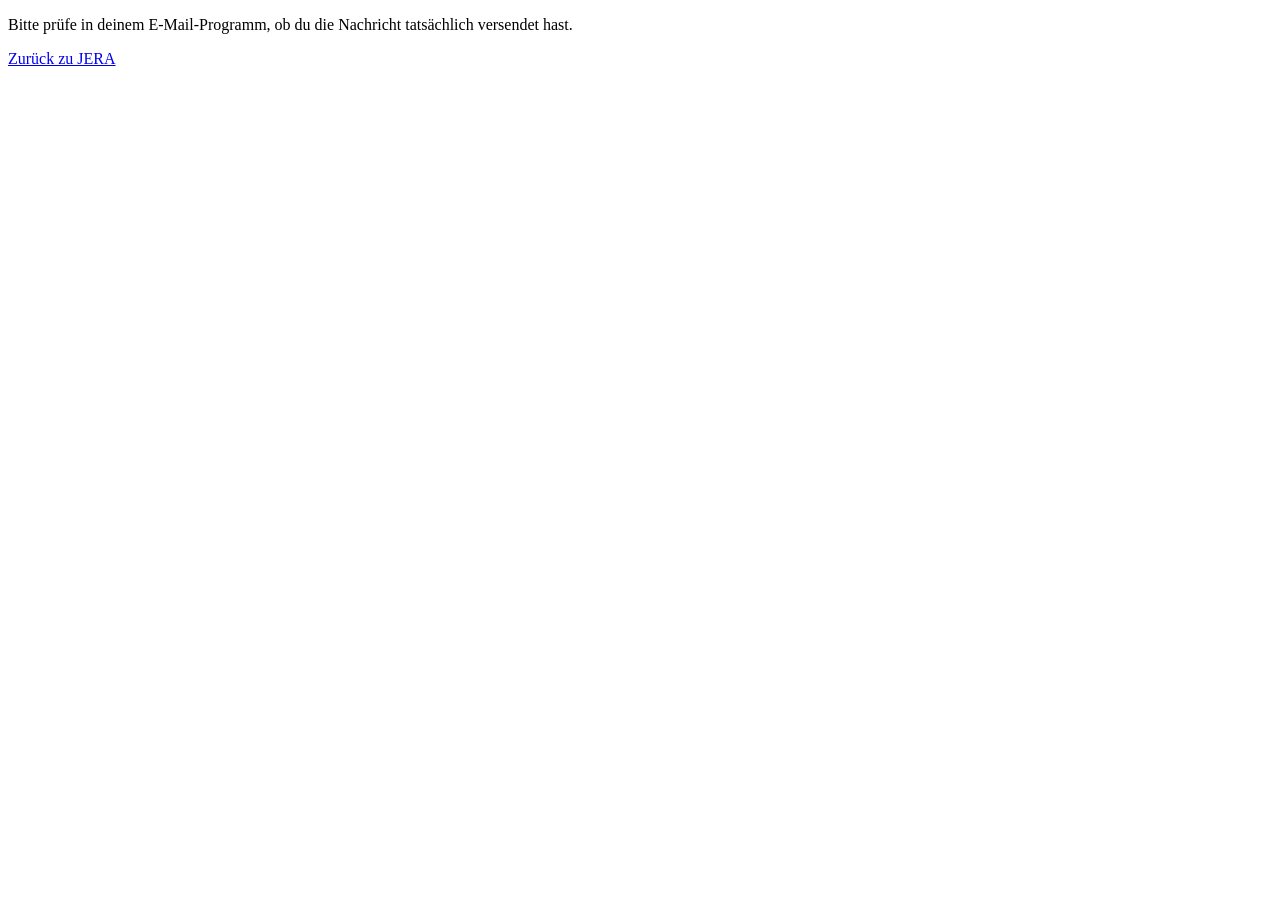
<file: danke.html>
<!doctype html><html lang="de"><meta charset="utf-8"><title>JERA – Selbstcheck</title><body><p>Bitte prüfe in deinem E-Mail-Programm, ob du die Nachricht tatsächlich versendet hast.</p><a href="index.html">Zurück zu JERA</a></body></html>
</file>
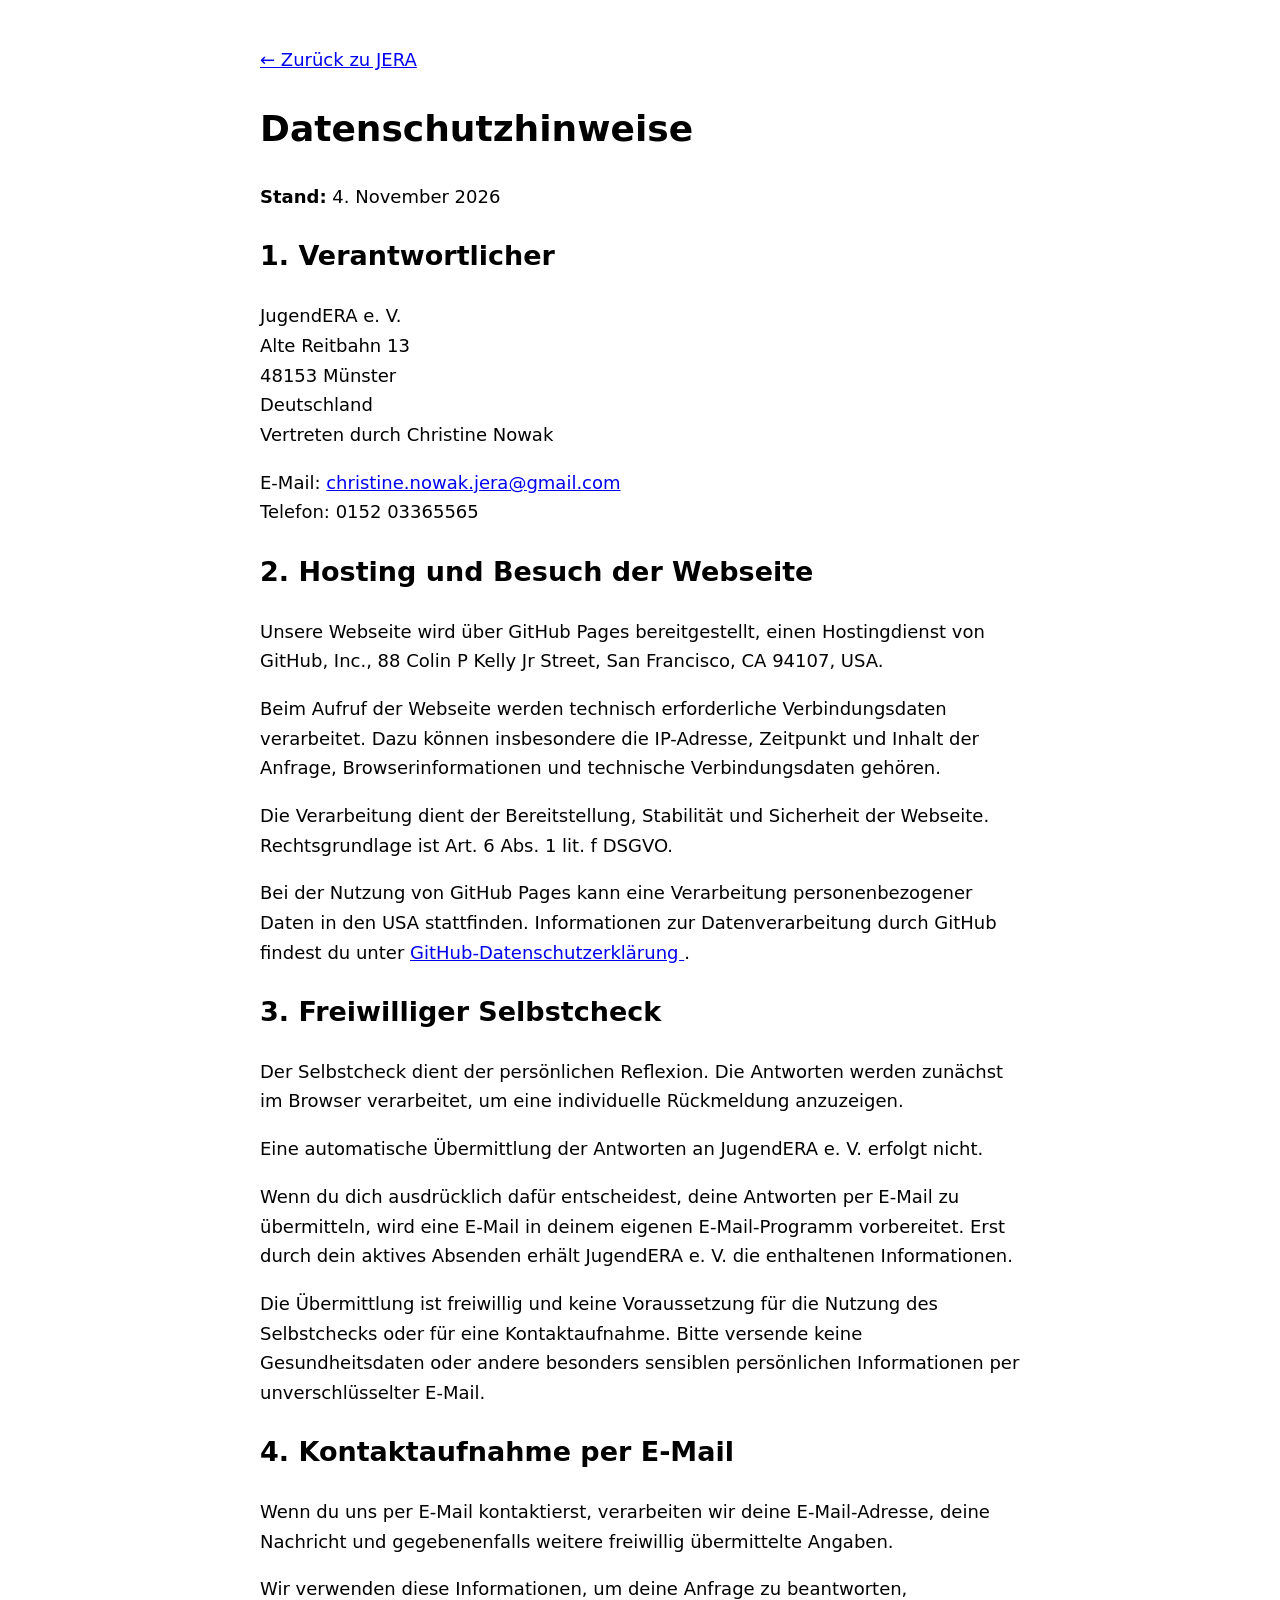
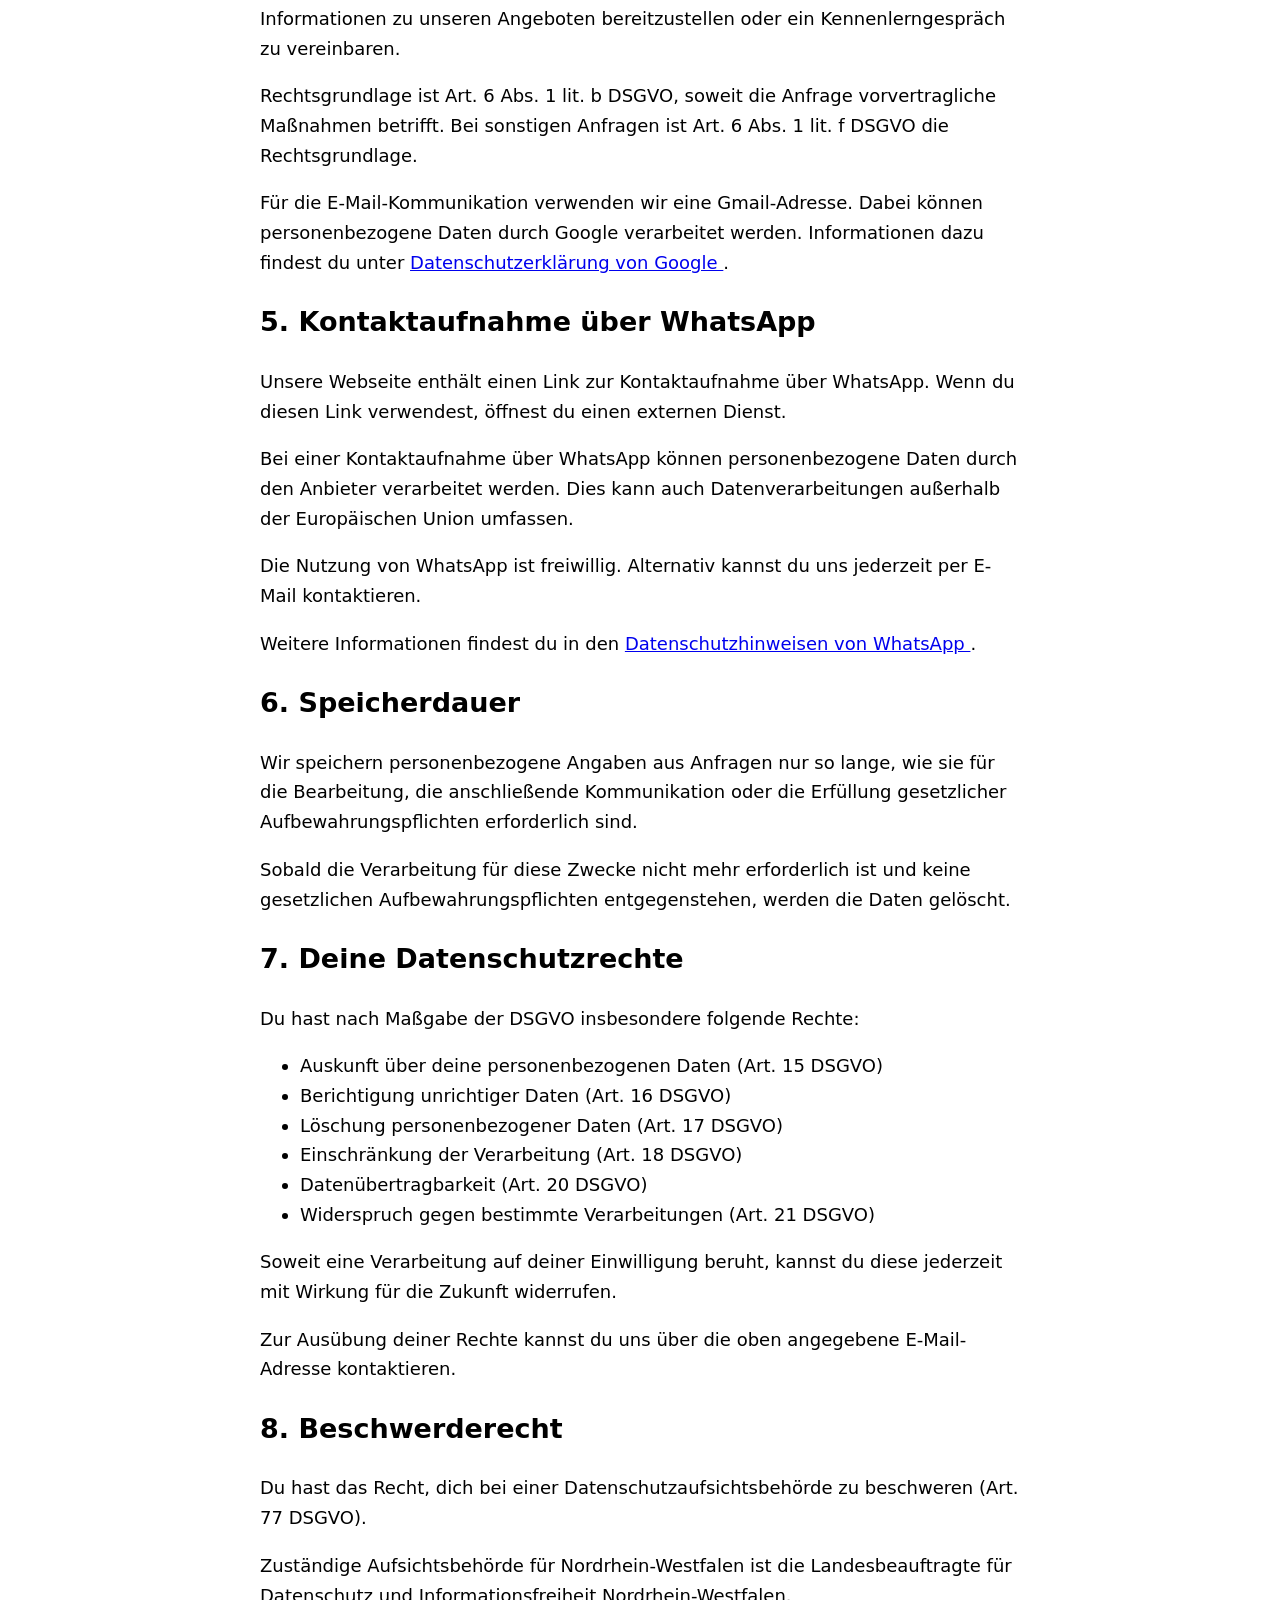
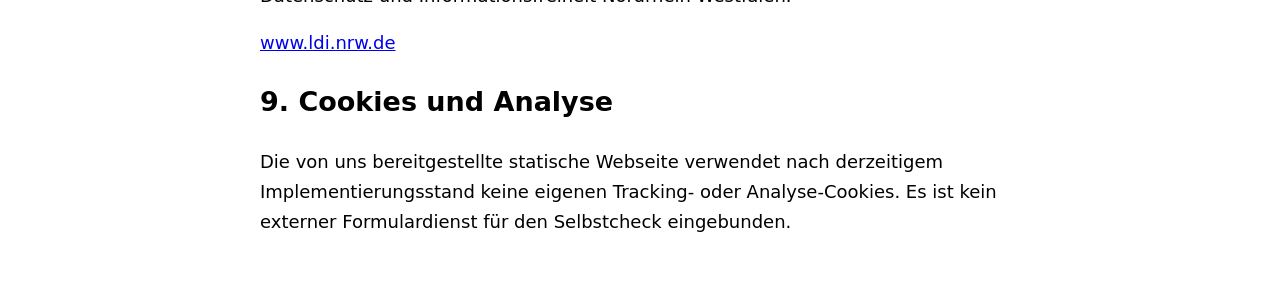
<file: datenschutz.html>
<!doctype html>
<html lang="de">
<head>
  <meta charset="utf-8">
  <meta name="viewport" content="width=device-width, initial-scale=1">
  <title>Datenschutz – JERA</title>
</head>
<body style="font:18px/1.65 system-ui;max-width:760px;margin:45px auto;padding:0 22px">

<a href="index.html">← Zurück zu JERA</a>

<h1>Datenschutzhinweise</h1>
<p><strong>Stand:</strong> 4. November 2026</p>

<h2>1. Verantwortlicher</h2>
<p>
  JugendERA e. V.<br>
  Alte Reitbahn 13<br>
  48153 Münster<br>
  Deutschland<br>
  Vertreten durch Christine Nowak
</p>
<p>
  E-Mail:
  <a href="mailto:christine.nowak.jera@gmail.com">
    christine.nowak.jera@gmail.com
  </a><br>
  Telefon: 0152 03365565
</p>

<h2>2. Hosting und Besuch der Webseite</h2>
<p>
  Unsere Webseite wird über GitHub Pages bereitgestellt,
  einen Hostingdienst von GitHub, Inc.,
  88 Colin P Kelly Jr Street, San Francisco,
  CA 94107, USA.
</p>
<p>
  Beim Aufruf der Webseite werden technisch erforderliche
  Verbindungsdaten verarbeitet. Dazu können insbesondere
  die IP-Adresse, Zeitpunkt und Inhalt der Anfrage,
  Browserinformationen und technische Verbindungsdaten gehören.
</p>
<p>
  Die Verarbeitung dient der Bereitstellung, Stabilität
  und Sicherheit der Webseite. Rechtsgrundlage ist
  Art. 6 Abs. 1 lit. f DSGVO.
</p>
<p>
  Bei der Nutzung von GitHub Pages kann eine Verarbeitung
  personenbezogener Daten in den USA stattfinden.
  Informationen zur Datenverarbeitung durch GitHub
  findest du unter
  <a href="https://docs.github.com/de/site-policy/privacy-policies/github-general-privacy-statement">
    GitHub-Datenschutzerklärung
  </a>.
</p>

<h2>3. Freiwilliger Selbstcheck</h2>
<p>
  Der Selbstcheck dient der persönlichen Reflexion.
  Die Antworten werden zunächst im Browser verarbeitet,
  um eine individuelle Rückmeldung anzuzeigen.
</p>
<p>
  Eine automatische Übermittlung der Antworten
  an JugendERA e. V. erfolgt nicht.
</p>
<p>
  Wenn du dich ausdrücklich dafür entscheidest,
  deine Antworten per E-Mail zu übermitteln,
  wird eine E-Mail in deinem eigenen E-Mail-Programm vorbereitet.
  Erst durch dein aktives Absenden erhält JugendERA e. V.
  die enthaltenen Informationen.
</p>
<p>
  Die Übermittlung ist freiwillig und keine Voraussetzung
  für die Nutzung des Selbstchecks oder für eine Kontaktaufnahme.
  Bitte versende keine Gesundheitsdaten oder andere besonders
  sensiblen persönlichen Informationen per unverschlüsselter E-Mail.
</p>

<h2>4. Kontaktaufnahme per E-Mail</h2>
<p>
  Wenn du uns per E-Mail kontaktierst, verarbeiten wir
  deine E-Mail-Adresse, deine Nachricht und gegebenenfalls
  weitere freiwillig übermittelte Angaben.
</p>
<p>
  Wir verwenden diese Informationen, um deine Anfrage
  zu beantworten, Informationen zu unseren Angeboten
  bereitzustellen oder ein Kennenlerngespräch zu vereinbaren.
</p>
<p>
  Rechtsgrundlage ist Art. 6 Abs. 1 lit. b DSGVO,
  soweit die Anfrage vorvertragliche Maßnahmen betrifft.
  Bei sonstigen Anfragen ist Art. 6 Abs. 1 lit. f DSGVO
  die Rechtsgrundlage.
</p>
<p>
  Für die E-Mail-Kommunikation verwenden wir eine
  Gmail-Adresse. Dabei können personenbezogene Daten
  durch Google verarbeitet werden.
  Informationen dazu findest du unter
  <a href="https://policies.google.com/privacy?hl=de">
    Datenschutzerklärung von Google
  </a>.
</p>

<h2>5. Kontaktaufnahme über WhatsApp</h2>
<p>
  Unsere Webseite enthält einen Link zur Kontaktaufnahme
  über WhatsApp. Wenn du diesen Link verwendest,
  öffnest du einen externen Dienst.
</p>
<p>
  Bei einer Kontaktaufnahme über WhatsApp können
  personenbezogene Daten durch den Anbieter verarbeitet
  werden. Dies kann auch Datenverarbeitungen außerhalb
  der Europäischen Union umfassen.
</p>
<p>
  Die Nutzung von WhatsApp ist freiwillig.
  Alternativ kannst du uns jederzeit per E-Mail kontaktieren.
</p>
<p>
  Weitere Informationen findest du in den
  <a href="https://www.whatsapp.com/legal/privacy-policy">
    Datenschutzhinweisen von WhatsApp
  </a>.
</p>

<h2>6. Speicherdauer</h2>
<p>
  Wir speichern personenbezogene Angaben aus Anfragen
  nur so lange, wie sie für die Bearbeitung,
  die anschließende Kommunikation oder die Erfüllung
  gesetzlicher Aufbewahrungspflichten erforderlich sind.
</p>
<p>
  Sobald die Verarbeitung für diese Zwecke nicht mehr
  erforderlich ist und keine gesetzlichen
  Aufbewahrungspflichten entgegenstehen,
  werden die Daten gelöscht.
</p>

<h2>7. Deine Datenschutzrechte</h2>
<p>
  Du hast nach Maßgabe der DSGVO insbesondere
  folgende Rechte:
</p>
<ul>
  <li>Auskunft über deine personenbezogenen Daten (Art. 15 DSGVO)</li>
  <li>Berichtigung unrichtiger Daten (Art. 16 DSGVO)</li>
  <li>Löschung personenbezogener Daten (Art. 17 DSGVO)</li>
  <li>Einschränkung der Verarbeitung (Art. 18 DSGVO)</li>
  <li>Datenübertragbarkeit (Art. 20 DSGVO)</li>
  <li>Widerspruch gegen bestimmte Verarbeitungen (Art. 21 DSGVO)</li>
</ul>
<p>
  Soweit eine Verarbeitung auf deiner Einwilligung beruht,
  kannst du diese jederzeit mit Wirkung für die Zukunft
  widerrufen.
</p>
<p>
  Zur Ausübung deiner Rechte kannst du uns über die
  oben angegebene E-Mail-Adresse kontaktieren.
</p>

<h2>8. Beschwerderecht</h2>
<p>
  Du hast das Recht, dich bei einer Datenschutzaufsichtsbehörde
  zu beschweren (Art. 77 DSGVO).
</p>
<p>
  Zuständige Aufsichtsbehörde für Nordrhein-Westfalen ist
  die Landesbeauftragte für Datenschutz und
  Informationsfreiheit Nordrhein-Westfalen.
</p>
<p>
  <a href="https://www.ldi.nrw.de">
    www.ldi.nrw.de
  </a>
</p>

<h2>9. Cookies und Analyse</h2>
<p>
  Die von uns bereitgestellte statische Webseite
  verwendet nach derzeitigem Implementierungsstand
  keine eigenen Tracking- oder Analyse-Cookies.
  Es ist kein externer Formulardienst für den
  Selbstcheck eingebunden.
</p>

</body>
</html>
</file>
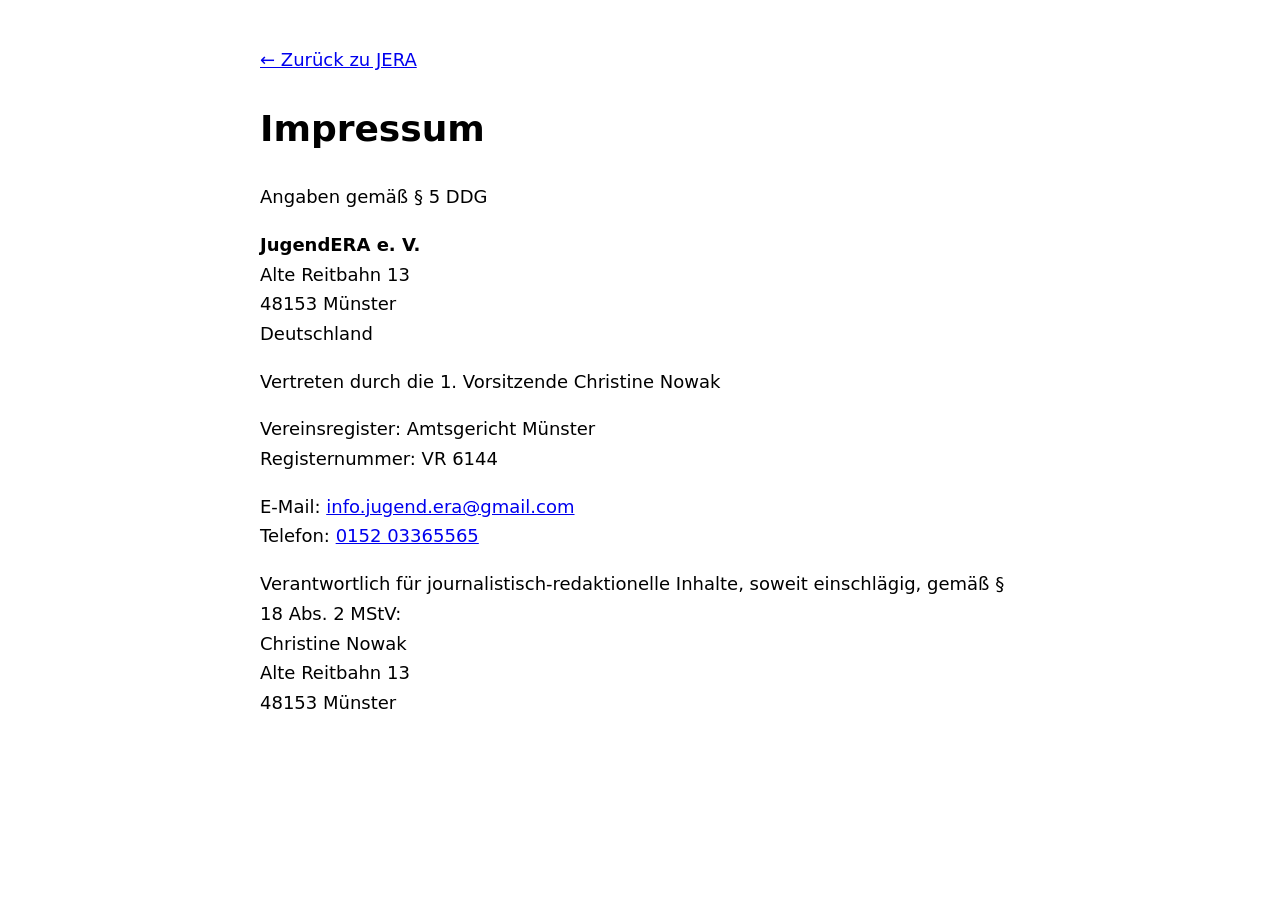
<file: impressum.html>
<!doctype html>
<html lang="de">
<head>
  <meta charset="utf-8">
  <meta name="viewport" content="width=device-width, initial-scale=1">
  <title>Impressum – JERA</title>
</head>
<body style="font:18px/1.65 system-ui;max-width:760px;margin:45px auto;padding:0 22px">

  <a href="index.html">← Zurück zu JERA</a>

  <h1>Impressum</h1>
  <p>Angaben gemäß § 5 DDG</p>

  <p>
    <strong>JugendERA e. V.</strong><br>
    Alte Reitbahn 13<br>
    48153 Münster<br>
    Deutschland
  </p>

  <p>
    Vertreten durch die 1. Vorsitzende Christine Nowak
  </p>

  <p>
    Vereinsregister: Amtsgericht Münster<br>
    Registernummer: VR 6144
  </p>

  <p>
    E-Mail:
    <a href="mailto:info.jugend.era@gmail.com">
      info.jugend.era@gmail.com
    </a><br>
    Telefon:
    <a href="tel:+4915203365565">
      0152 03365565
    </a>
  </p>

  <p>
    Verantwortlich für journalistisch-redaktionelle Inhalte,
    soweit einschlägig, gemäß § 18 Abs. 2 MStV:<br>
    Christine Nowak<br>
    Alte Reitbahn 13<br>
    48153 Münster
  </p>

</body>
</html>
</file>
<file: jera-design.css>
/* JERA | Christine Edition â€” refined, restrained, accessible.
   Visual overrides only. Content, order, and interactive behavior remain unchanged. */
:root {
  --ink:#292d2a;
  --green:#813f3c;
  --sage:#f1f3ef;
  --cream:#fbfaf6;
  --peach:#f4e8df;
  --muted:#626760;
  --jera-fire:#a65749;
  --jera-copper:#b7795d;
  --jera-mint:#badbd0;
  --jera-line:#e7e4df;
}
html { scroll-padding-top:100px; }
body { font-family:system-ui,-apple-system,BlinkMacSystemFont,'Segoe UI',sans-serif; font-size:16px; line-height:1.67; color:var(--ink); background:var(--cream); -webkit-font-smoothing:antialiased; }
.wrap { max-width:1120px; padding-inline:clamp(23px,4vw,52px); }
.top { background:rgba(251,250,246,.97); border-bottom:1px solid var(--jera-line); box-shadow:none; }
.nav { min-height:78px; gap:24px; }
.logo { font-size:2rem; letter-spacing:-.085em; font-weight:800; color:#343b36; }
.logo span { color:var(--jera-fire); }
.links { gap:clamp(12px,1.8vw,23px); font-size:.86rem; font-weight:500; }
.links a { text-underline-offset:5px; }
.links a:hover { color:var(--green); }
.button { background:var(--green); border:1px solid var(--green); border-radius:100px; padding:11px 21px; font-size:.88rem; font-weight:600; letter-spacing:.005em; line-height:1.5; transition:background-color .18s ease,border-color .18s ease,transform .18s ease; }
.button:hover { background:#69312f; border-color:#69312f; transform:translateY(-1px); }
.outline { background:transparent; border-color:#9c6a61; color:var(--green)!important; }
.outline:hover { background:#f4e8df; border-color:var(--green); color:var(--green)!important; }
h1,h2,h3 { font-family:inherit; font-weight:650; letter-spacing:-.047em; line-height:1.19; }
h1 { font-size:clamp(3rem,5.45vw,5.15rem); margin:16px 0 23px; font-weight:700; }
h2 { font-size:clamp(2.05rem,3.45vw,3.05rem); margin:12px 0 20px; }
h3 { font-size:1.23rem; letter-spacing:-.025em; font-weight:650; }
p { text-wrap:pretty; }
.eyebrow { color:#995e4e; font-size:.72rem; letter-spacing:.16em; font-weight:750; }
.lead { font-size:1.13rem; line-height:1.67; color:#505b53; }
section { padding:clamp(67px,7.4vw,95px) 0; }
.soft { background:var(--sage); }
.hero { padding:clamp(65px,8vw,100px) 0; }
.hero-inner { grid-template-columns:1.2fr .8fr; gap:clamp(28px,5vw,65px); }
.hero:after { width:350px; height:350px; right:-175px; top:30px; background:#e4b49d; opacity:.18; }
.hero-art { min-height:385px; border-radius:190px 190px 22px 22px; background:linear-gradient(145deg,#e9d4c7 0%,#d8b5a5 52%,#c58c78 100%); }
.hero-art:before { width:210px; height:210px; background:#fff9f3; opacity:.32; }
.hero-art p { font-family:inherit; font-size:clamp(1.8rem,3vw,2.65rem); font-weight:650; letter-spacing:-.05em; color:#493c35; line-height:1.23; }
.hero-art i { color:#8a403a; }
.actions { gap:11px; margin-top:26px; }
.fine { color:#646d66; font-size:.83rem; }
.grid { gap:16px; margin-top:31px; background:transparent; border:0; }
.card { background:#fffefb; border:1px solid #e6e5df; border-radius:16px; padding:clamp(24px,2.8vw,30px); box-shadow:0 5px 24px rgba(40,43,35,.025); }
.card .num { color:#a76855; font-family:inherit; font-size:1.5rem; font-weight:600; margin-bottom:17px; }
.two { gap:clamp(36px,6vw,72px); }
.pill { background:#fffefa; border:1px solid #e3e3dc; border-radius:100px; font-size:.86rem; padding:7px 13px; }
.steps { gap:12px; background:transparent; }
.step { background:#fffefa; border:1px solid #e9e7e1; border-radius:15px; padding:24px; }
.step:before { color:#aa6955; font-size:.86rem; letter-spacing:.1em; }
.quote { background:#703c3a; border-radius:18px; padding:clamp(34px,4vw,49px); }
.quote h2 { font-size:clamp(1.9rem,3vw,2.65rem); }
.quote p { color:#f4e9e3; }
.testimonial-grid { gap:16px; margin-top:30px; background:transparent; border:0; }
.testimonial { background:#fffefa; border:1px solid #e8e5df; border-radius:16px; padding:clamp(25px,3vw,33px); }
.testimonial blockquote { font-family:inherit; font-size:1.045rem; line-height:1.72; color:#38443b; }
.testimonial .source { color:#6c726b; }
.privacy-note { background:#f8f6f0; border-left:3px solid #bd8c73; }
.price { color:var(--green); }
details { background:#fffefa; border:1px solid #e9e6df; border-radius:12px; padding:20px 24px; }
summary { font-weight:650; }
.quiz-shell { background:#fffefa; border:1px solid #e4e5de; border-radius:19px; box-shadow:0 10px 36px rgba(45,43,38,.035); }
.quiz-group legend { font-family:inherit; font-weight:650; font-size:1.1rem; }
.quiz-options label { border:1px solid #e2e5de; border-radius:11px; background:white; }
.quiz-options label:has(input:checked) { background:#f6ece6; border-color:#a86455; }
.quiz-options input { accent-color:var(--green); }
.quiz-results { background:#eff3ee; border-radius:14px; }
.quiz-progress { color:var(--green); }
.quiz-field input { border-radius:10px; }
 .cta { background:#f2e3d9; padding:clamp(70px,7.5vw,95px) 0; }
 .cta h2 { max-width:770px; margin-inline:auto; }
footer { background:#303b34; padding:43px 0; }
footer .logo { color:white; }
footer a { text-underline-offset:4px; }
.note { border-left:3px solid #b67b62; }
a:focus-visible,button:focus-visible { outline:3px solid #b67b62; outline-offset:3px; }
@media(max-width:850px) {
  .hero-inner,.two { grid-template-columns:1fr; }
  .hero-art { min-height:260px; border-radius:135px 135px 20px 20px; }
  .grid { grid-template-columns:repeat(2,1fr); }
  .nav { gap:14px; }
}
@media(max-width:600px) {
  .wrap { padding-inline:23px; }
  .nav { min-height:auto; padding-block:12px 15px; }
  .links { gap:11px; }
  .links a { font-size:.78rem; }
  .links .button { padding:8px 13px; }
  .hero { padding:57px 0; }
  .hero-art { min-height:215px; }
  .grid { grid-template-columns:1fr; }
  section { padding:63px 0; }
  h1 { font-size:clamp(2.85rem,11.5vw,3.4rem); }
  h2 { font-size:clamp(1.95rem,8vw,2.45rem); }
  .quote { padding:30px; }
  .testimonial { padding:25px; }
}
@media(prefers-reduced-motion:reduce) { .button { transition:none; } .button:hover { transform:none; } }
</file>
